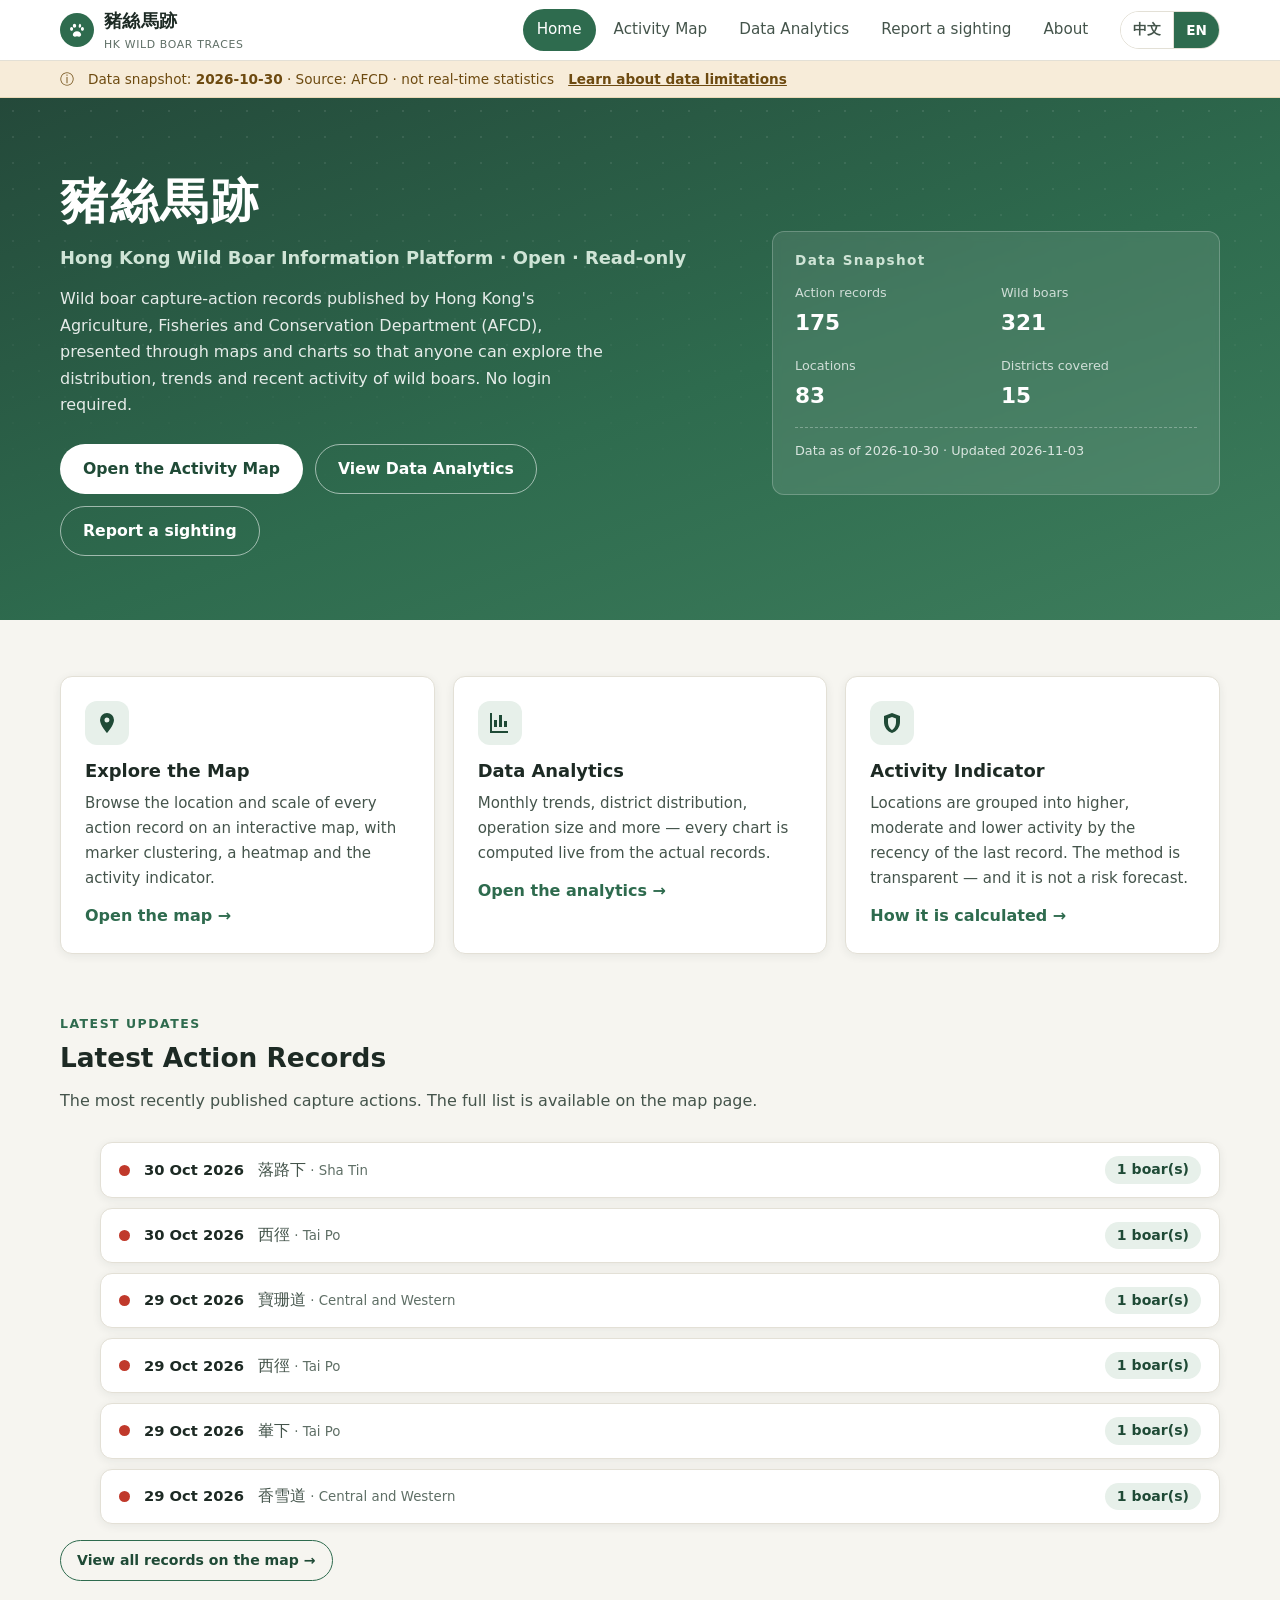
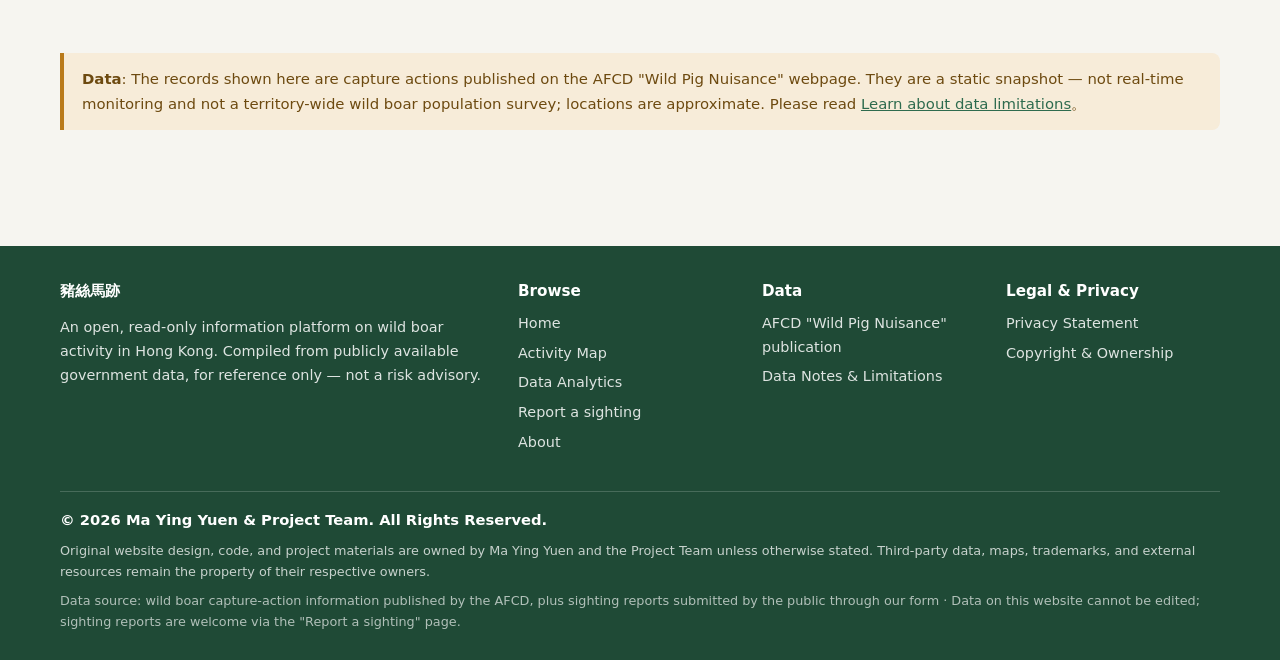
<file: index.html>
<!DOCTYPE html>
<html lang="zh-HK" data-title-i18n="doc.title.home">
<head>
  <meta charset="UTF-8">
  <meta name="viewport" content="width=device-width, initial-scale=1.0">
  <meta http-equiv="Content-Security-Policy" content="default-src 'self'; script-src 'self'; style-src 'self' 'unsafe-inline'; img-src 'self' data: https://tile.openstreetmap.org; connect-src 'self'; frame-src https://docs.google.com; font-src 'self'; object-src 'none'; base-uri 'none'; form-action 'none'">
  <title>豬絲馬跡 — 香港野豬活動資訊平台</title>
  <meta name="description" content="公開、唯讀的香港野豬活動資訊平台：在地圖上探索野豬捕捉行動紀錄，按日期、地區篩選，查看統計趨勢與活動指標。 Hong Kong wild boar activity records on an interactive, read-only GIS map.">
  <meta property="og:title" content="豬絲馬跡 HK Wild Boar Traces — 香港野豬活動資訊平台">
  <meta property="og:description" content="在地圖上探索香港野豬捕捉行動紀錄，查看統計趨勢與活動指標。資料整理自漁護署公開資料。">
  <meta property="og:type" content="website">
  <meta property="og:locale" content="zh_HK">
  <meta property="og:locale:alternate" content="en_GB">
  <meta name="twitter:card" content="summary">
  <link rel="icon" href="data:image/svg+xml,%3Csvg xmlns='http://www.w3.org/2000/svg' viewBox='0 0 64 64'%3E%3Crect width='64' height='64' rx='14' fill='%232e6b4e'/%3E%3Cg fill='%23fff'%3E%3Cellipse cx='22' cy='20' rx='6' ry='8'/%3E%3Cellipse cx='42' cy='20' rx='6' ry='8'/%3E%3Cellipse cx='12' cy='34' rx='5.5' ry='7'/%3E%3Cellipse cx='52' cy='34' rx='5.5' ry='7'/%3E%3Cpath d='M32 31c8 0 15 6.5 15 13.5 0 4.5-3.5 7.5-8 7.5-3 0-5-1.5-7-1.5s-4 1.5-7 1.5c-4.5 0-8-3-8-7.5C17 37.5 24 31 32 31z'/%3E%3C/g%3E%3C/svg%3E">
  <link rel="stylesheet" href="assets/css/style.css">
</head>
<body>
  <a class="skip-link" href="#main" data-i18n="a11y.skip"></a>

  <header class="site-header">
    <div class="inner">
      <a class="brand" href="index.html">
        <span class="logo" aria-hidden="true">
          <svg width="20" height="20" viewBox="0 0 24 24" fill="currentColor" aria-hidden="true"><path d="M12 13.5c2.6 0 5 2 5 4.3 0 1.4-1.1 2.2-2.5 2.2-1 0-1.7-.5-2.5-.5s-1.5.5-2.5.5c-1.4 0-2.5-.8-2.5-2.2 0-2.3 2.4-4.3 5-4.3zM5.5 8.5c1 0 1.8 1 1.8 2.2S6.5 13 5.5 13 3.7 12 3.7 10.7s.8-2.2 1.8-2.2zm13 0c1 0 1.8 1 1.8 2.2S19.5 13 18.5 13s-1.8-1-1.8-2.3.8-2.2 1.8-2.2zM9 4.5c1.1 0 2 1.1 2 2.4S10.1 9.3 9 9.3 7 8.2 7 6.9s.9-2.4 2-2.4zm6 0c1.1 0 2 1.1 2 2.4s-.9 2.4-2 2.4-.9-1.1-.9-2.4.9-2.4 2-2.4z"/></svg>
        </span>
        <span>豬絲馬跡<small>HK WILD BOAR TRACES</small></span>
      </a>
      <nav class="main-nav" aria-label="" data-i18n-aria="a11y.nav">
        <a href="index.html" aria-current="page" data-i18n="nav.home"></a>
        <a href="map.html" data-i18n="nav.map"></a>
        <a href="analytics.html" data-i18n="nav.analytics"></a>
        <a href="report.html" data-i18n="nav.report"></a>
        <a href="about.html" data-i18n="nav.about"></a>
      </nav>
      <div class="lang-switch" role="group" aria-label="" data-i18n-aria="a11y.lang.group">
        <button type="button" data-lang-btn="zh" aria-pressed="true" aria-label="" data-i18n-aria="a11y.lang.zh">中文</button>
        <button type="button" data-lang-btn="en" aria-pressed="false" aria-label="" data-i18n-aria="a11y.lang.en">EN</button>
      </div>
      <button class="nav-toggle" aria-expanded="false" aria-label="" data-i18n-aria="a11y.menu">
        <svg class="icon-open" viewBox="0 0 24 24" aria-hidden="true"><path d="M3 6h18v2H3zM3 11h18v2H3zM3 16h18v2H3z"/></svg>
        <svg class="icon-close" viewBox="0 0 24 24" aria-hidden="true"><path d="M6.4 5 5 6.4 10.6 12 5 17.6 6.4 19 12 13.4 17.6 19 19 17.6 13.4 12 19 6.4 17.6 5 12 10.6z"/></svg>
      </button>
    </div>
  </header>

  <div class="data-banner" data-banner hidden>
    <div class="inner">
      <span aria-hidden="true">ⓘ</span>
      <span><span data-i18n="banner.snapshot"></span>: <strong data-banner-date>—</strong> · <span data-i18n="banner.source"></span>: <span data-banner-source>—</span> · <span data-i18n="banner.nonrealtime"></span></span>
      <a href="about.html#limitations" data-i18n="banner.learn"></a>
    </div>
  </div>

  <main id="main">
    <section class="hero">
      <div class="inner">
        <div>
          <h1>豬絲馬跡</h1>
          <p class="tagline" data-i18n="home.hero.tagline"></p>
          <p class="lead" data-i18n="home.hero.lead"></p>
          <div class="actions">
            <a class="btn btn-light" href="map.html" data-i18n="home.cta.map"></a>
            <a class="btn btn-ghost" href="analytics.html" data-i18n="home.cta.analytics"></a>
            <a class="btn btn-ghost" href="report.html" data-i18n="home.cta.report"></a>
          </div>
        </div>
        <aside class="snapshot-card" aria-label="" data-i18n-aria="home.snap.title">
          <h2 data-i18n="home.snap.title"></h2>
          <dl>
            <div><dt data-i18n="home.snap.records"></dt><dd data-stat="records">—</dd></div>
            <div><dt data-i18n="home.snap.boars"></dt><dd data-stat="boars">—</dd></div>
            <div><dt data-i18n="home.snap.locations"></dt><dd data-stat="locations">—</dd></div>
            <div><dt data-i18n="home.snap.districts"></dt><dd data-stat="districts">—</dd></div>
          </dl>
          <p class="snapshot-foot" data-asof></p>
        </aside>
      </div>
    </section>

    <section class="section" aria-label="" data-i18n-aria="nav.home">
      <div class="container">
        <div class="card-grid">
          <article class="card feature-card">
            <span class="icon" aria-hidden="true">
              <svg viewBox="0 0 24 24"><path d="M12 2a7 7 0 0 0-7 7c0 5.2 7 13 7 13s7-7.8 7-13a7 7 0 0 0-7-7zm0 9.5A2.5 2.5 0 1 1 12 6.5a2.5 2.5 0 0 1 0 5z"/></svg>
            </span>
            <h3 data-i18n="home.f1.title"></h3>
            <p data-i18n="home.f1.body"></p>
            <a href="map.html" data-i18n="home.f1.link"></a>
          </article>
          <article class="card feature-card">
            <span class="icon" aria-hidden="true">
              <svg viewBox="0 0 24 24"><path d="M4 20h16v2H2V2h2zM6 16V9h3v7zm5 0V4h3v12zm5 0v-6h3v6z"/></svg>
            </span>
            <h3 data-i18n="home.f2.title"></h3>
            <p data-i18n="home.f2.body"></p>
            <a href="analytics.html" data-i18n="home.f2.link"></a>
          </article>
          <article class="card feature-card">
            <span class="icon" aria-hidden="true">
              <svg viewBox="0 0 24 24"><path d="M12 2 4 5v6c0 5 3.4 9.7 8 11 4.6-1.3 8-6 8-11V5zm0 4 4 1.6v3.6c0 3.4-1.9 6.7-4 7.7-2.1-1-4-4.3-4-7.7V7.6z"/></svg>
            </span>
            <h3 data-i18n="home.f3.title"></h3>
            <p data-i18n="home.f3.body"></p>
            <a href="about.html#indicator" data-i18n="home.f3.link"></a>
          </article>
        </div>
      </div>
    </section>

    <section class="section" style="padding-top: 0;" aria-labelledby="latest-title">
      <div class="container">
        <div class="section-head">
          <span class="eyebrow" data-i18n="home.latest.eyebrow"></span>
          <h2 id="latest-title" data-i18n="home.latest.title"></h2>
          <p data-i18n="home.latest.sub"></p>
        </div>
        <ol class="record-list" data-latest-records>
          <li class="card record-item" aria-live="polite"></li>
        </ol>
        <p style="margin-top: 16px;">
          <a class="btn btn-outline btn-sm" href="map.html" data-i18n="home.latest.all"></a>
        </p>
      </div>
    </section>

    <section class="section" style="padding-top: 0;" aria-label="" data-i18n-aria="foot.data">
      <div class="container">
        <div class="note warn">
          <strong data-i18n="foot.data"></strong>:
          <span data-i18n="home.data.note"></span>
          <a href="about.html#limitations" data-i18n="banner.learn"></a>。
        </div>
      </div>
    </section>
  </main>

  <footer class="site-footer">
    <div class="inner">
      <div class="foot-brand">
        <h3>豬絲馬跡</h3>
        <p data-i18n="foot.tagline"></p>
      </div>
      <nav class="foot-col" aria-label="" data-i18n-aria="foot.browse">
        <h3 data-i18n="foot.browse"></h3>
        <ul>
          <li><a href="index.html" data-i18n="nav.home"></a></li>
          <li><a href="map.html" data-i18n="nav.map"></a></li>
          <li><a href="analytics.html" data-i18n="nav.analytics"></a></li>
          <li><a href="report.html" data-i18n="nav.report"></a></li>
          <li><a href="about.html" data-i18n="nav.about"></a></li>
        </ul>
      </nav>
      <div class="foot-col">
        <h3 data-i18n="foot.data"></h3>
        <ul>
          <li><a href="https://www.afcd.gov.hk/tc_chi/conservation/con_fau/con_fau_nui/con_fau_nui_pig/con_fau_nui_pig.html" target="_blank" rel="noopener noreferrer" data-i18n="foot.afcd"></a></li>
          <li><a href="about.html#source" data-i18n="foot.data_notes"></a></li>
        </ul>
      </div>
      <div class="foot-col">
        <h3 data-i18n="foot.legal"></h3>
        <ul>
          <li><a href="about.html#privacy" data-i18n="foot.privacy"></a></li>
          <li><a href="about.html#copyright" data-i18n="foot.copyright"></a></li>
        </ul>
      </div>
      <div class="foot-legal">
        <p class="copyright" data-i18n="foot.copyright_line"></p>
        <p class="ownership" data-i18n="foot.ownership"></p>
        <p class="foot-note" data-i18n="foot.readonly"></p>
      </div>
    </div>
  </footer>

  <script type="module" src="assets/js/home.js"></script>
</body>
</html>
</file>
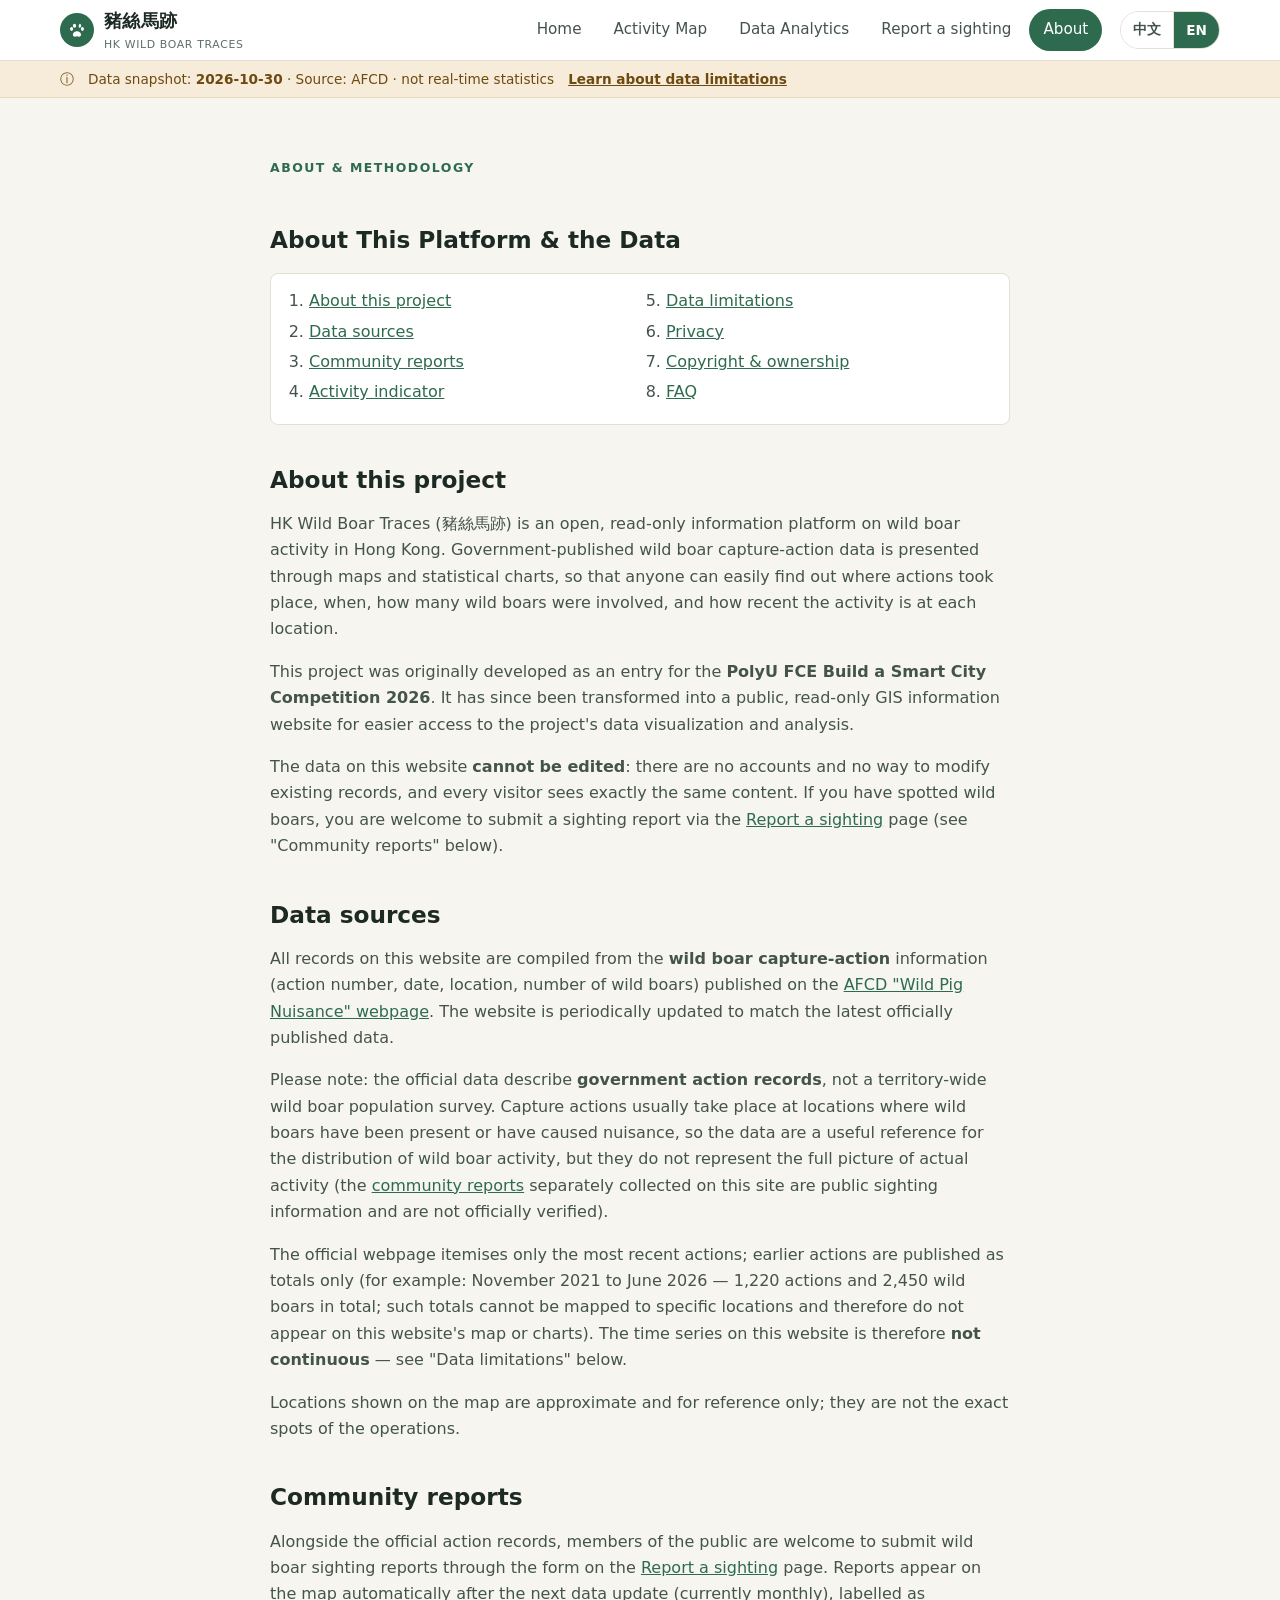
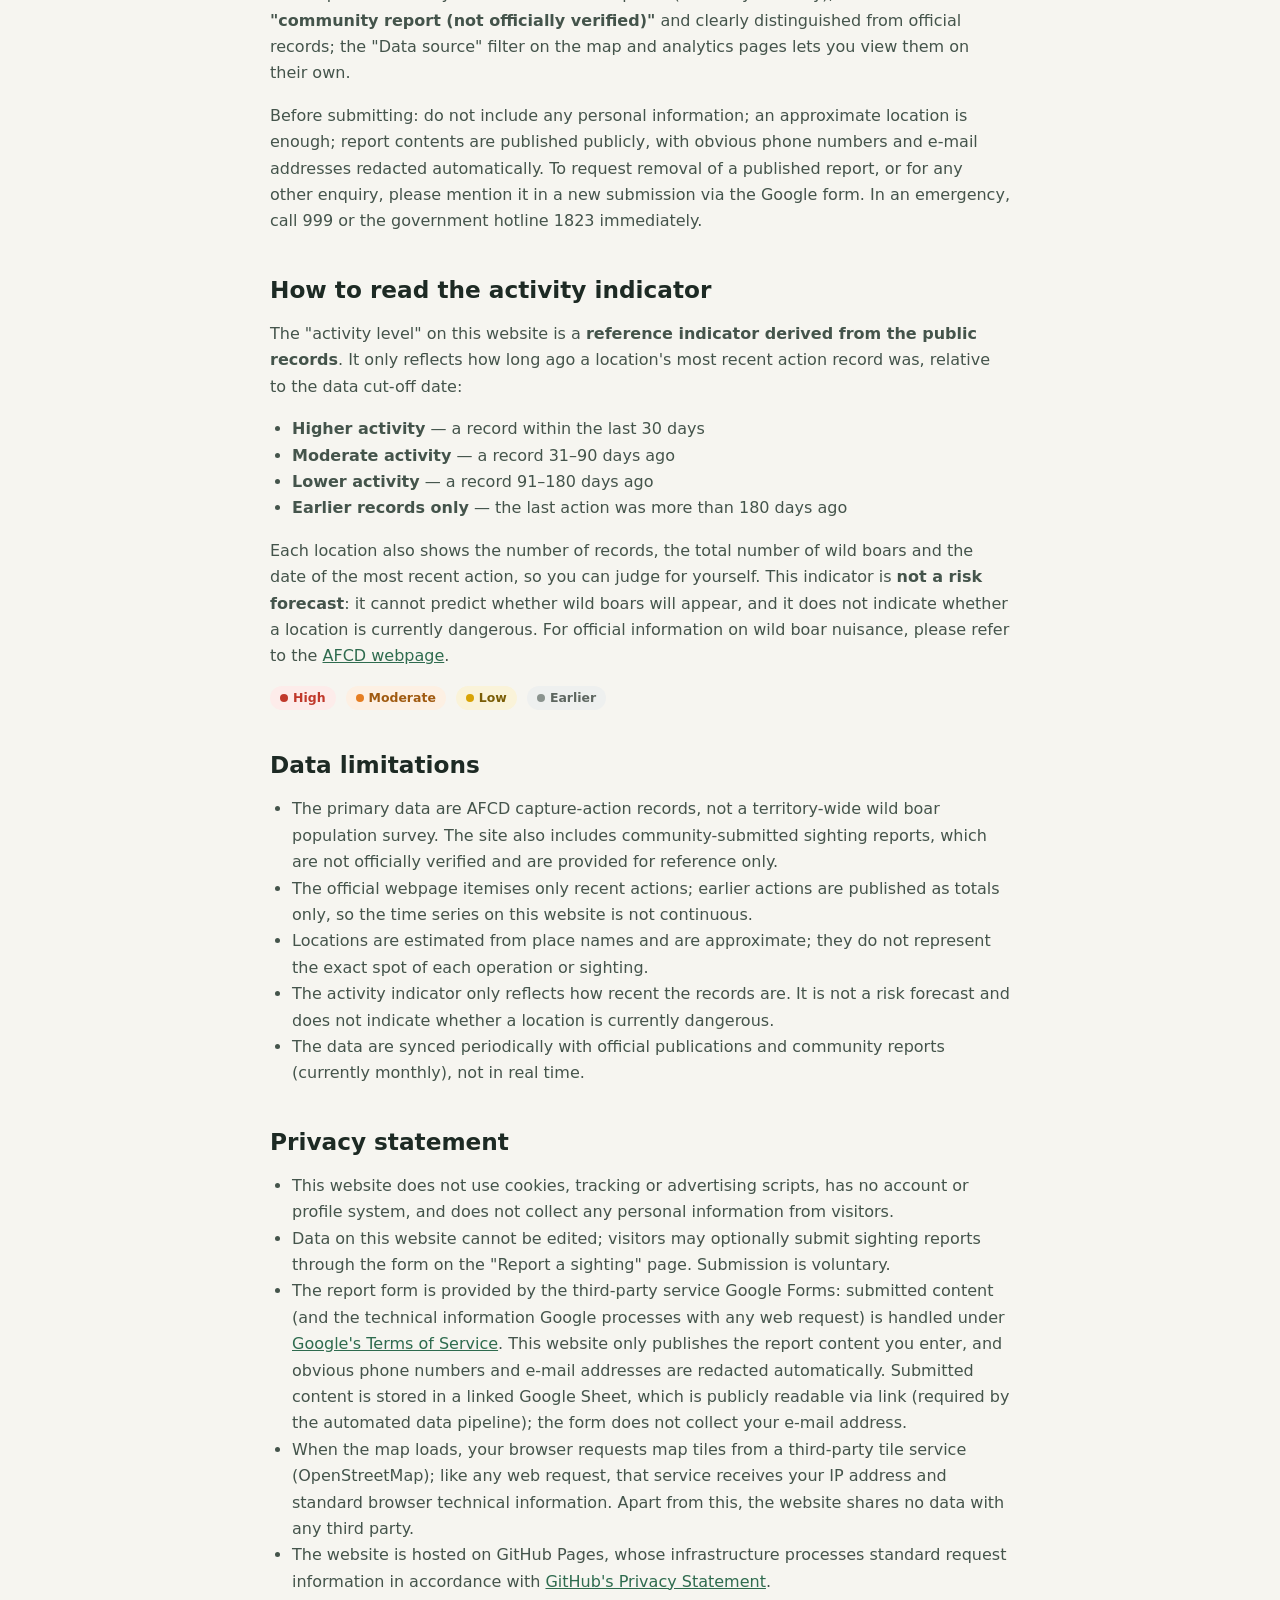
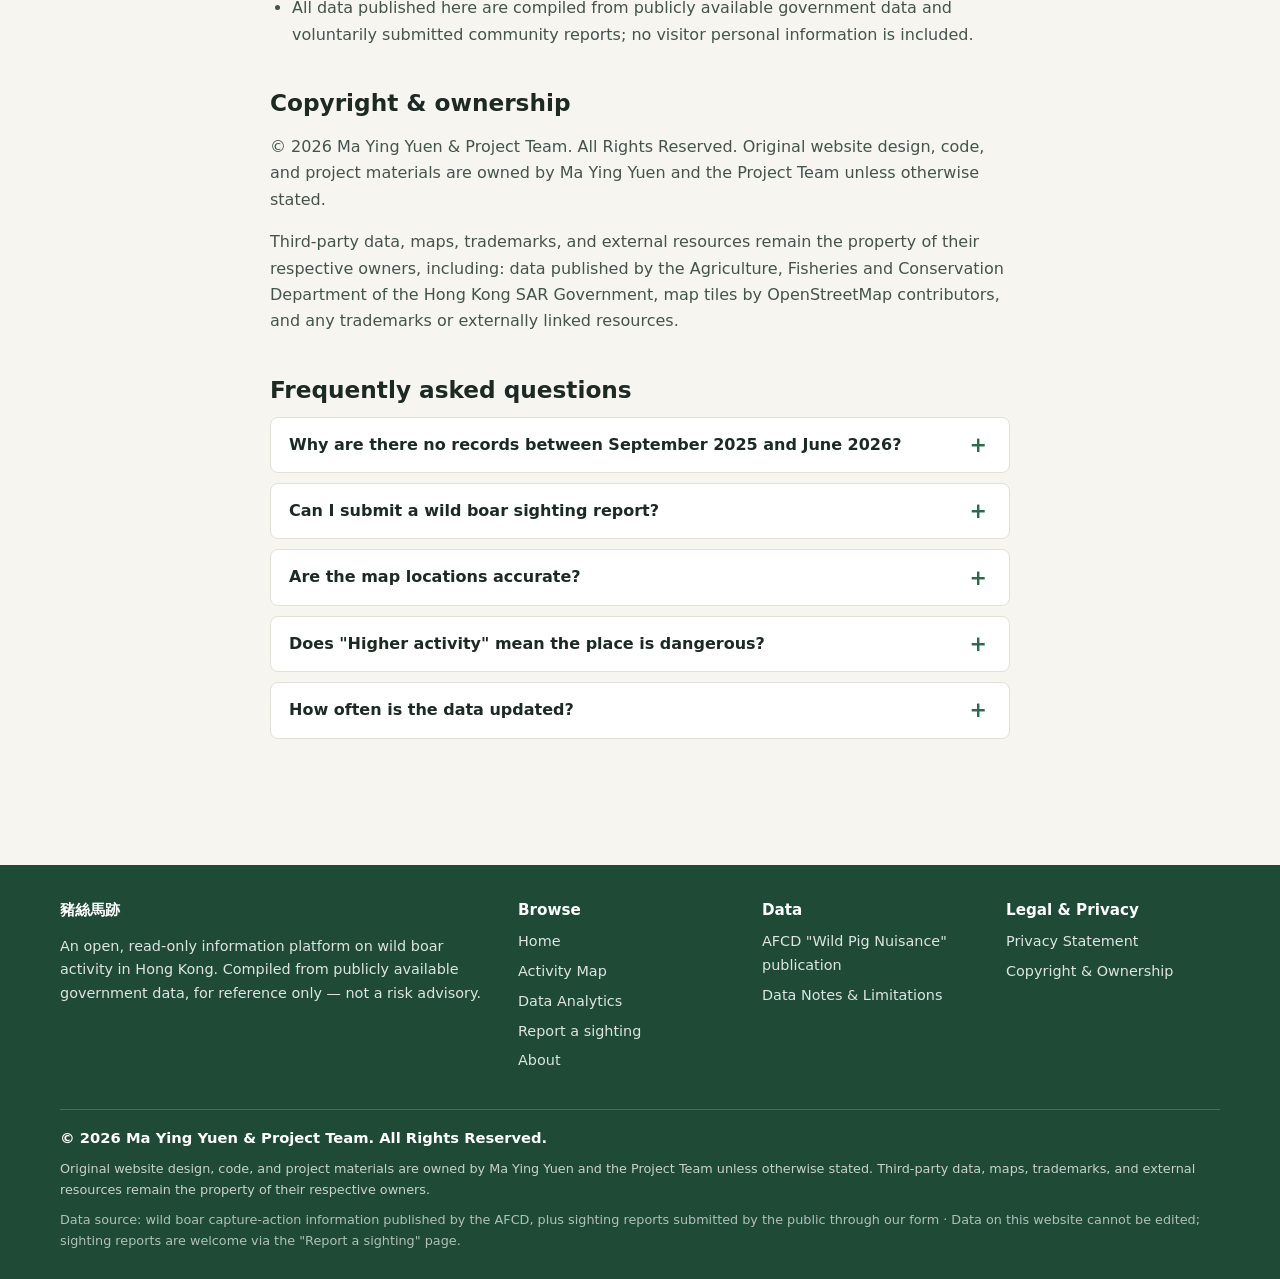
<file: about.html>
<!DOCTYPE html>
<html lang="zh-HK" data-title-i18n="doc.title.about">
<head>
  <meta charset="UTF-8">
  <meta name="viewport" content="width=device-width, initial-scale=1.0">
  <meta http-equiv="Content-Security-Policy" content="default-src 'self'; script-src 'self'; style-src 'self' 'unsafe-inline'; img-src 'self' data: https://tile.openstreetmap.org; connect-src 'self'; frame-src https://docs.google.com; font-src 'self'; object-src 'none'; base-uri 'none'; form-action 'none'">
  <title>關於計劃與資料說明 — 豬絲馬跡</title>
  <meta name="description" content="豬絲馬跡的資料來源、活動指標說明、資料限制、私隱聲明與版權資訊。 Data sources, the activity indicator, limitations, privacy statement and copyright of HK Wild Boar Traces.">
  <meta property="og:title" content="關於計劃 About — 豬絲馬跡 HK Wild Boar Traces">
  <meta property="og:description" content="資料來源、活動指標說明、資料限制、私隱聲明與版權資訊。">
  <meta property="og:type" content="website">
  <meta property="og:locale" content="zh_HK">
  <meta property="og:locale:alternate" content="en_GB">
  <link rel="icon" href="data:image/svg+xml,%3Csvg xmlns='http://www.w3.org/2000/svg' viewBox='0 0 64 64'%3E%3Crect width='64' height='64' rx='14' fill='%232e6b4e'/%3E%3Cg fill='%23fff'%3E%3Cellipse cx='22' cy='20' rx='6' ry='8'/%3E%3Cellipse cx='42' cy='20' rx='6' ry='8'/%3E%3Cellipse cx='12' cy='34' rx='5.5' ry='7'/%3E%3Cellipse cx='52' cy='34' rx='5.5' ry='7'/%3E%3Cpath d='M32 31c8 0 15 6.5 15 13.5 0 4.5-3.5 7.5-8 7.5-3 0-5-1.5-7-1.5s-4 1.5-7 1.5c-4.5 0-8-3-8-7.5C17 37.5 24 31 32 31z'/%3E%3C/g%3E%3C/svg%3E">
  <link rel="stylesheet" href="assets/css/style.css">
</head>
<body>
  <a class="skip-link" href="#main" data-i18n="a11y.skip"></a>

  <header class="site-header">
    <div class="inner">
      <a class="brand" href="index.html">
        <span class="logo" aria-hidden="true">
          <svg width="20" height="20" viewBox="0 0 24 24" fill="currentColor" aria-hidden="true"><path d="M12 13.5c2.6 0 5 2 5 4.3 0 1.4-1.1 2.2-2.5 2.2-1 0-1.7-.5-2.5-.5s-1.5.5-2.5.5c-1.4 0-2.5-.8-2.5-2.2 0-2.3 2.4-4.3 5-4.3zM5.5 8.5c1 0 1.8 1 1.8 2.2S6.5 13 5.5 13 3.7 12 3.7 10.7s.8-2.2 1.8-2.2zm13 0c1 0 1.8 1 1.8 2.2S19.5 13 18.5 13s-1.8-1-1.8-2.3.8-2.2 1.8-2.2zM9 4.5c1.1 0 2 1.1 2 2.4S10.1 9.3 9 9.3 7 8.2 7 6.9s.9-2.4 2-2.4zm6 0c1.1 0 2 1.1 2 2.4s-.9 2.4-2 2.4-.9-1.1-.9-2.4.9-2.4 2-2.4z"/></svg>
        </span>
        <span>豬絲馬跡<small>HK WILD BOAR TRACES</small></span>
      </a>
      <nav class="main-nav" aria-label="" data-i18n-aria="a11y.nav">
        <a href="index.html" data-i18n="nav.home"></a>
        <a href="map.html" data-i18n="nav.map"></a>
        <a href="analytics.html" data-i18n="nav.analytics"></a>
        <a href="report.html" data-i18n="nav.report"></a>
        <a href="about.html" aria-current="page" data-i18n="nav.about"></a>
      </nav>
      <div class="lang-switch" role="group" aria-label="" data-i18n-aria="a11y.lang.group">
        <button type="button" data-lang-btn="zh" aria-pressed="true" aria-label="" data-i18n-aria="a11y.lang.zh">中文</button>
        <button type="button" data-lang-btn="en" aria-pressed="false" aria-label="" data-i18n-aria="a11y.lang.en">EN</button>
      </div>
      <button class="nav-toggle" aria-expanded="false" aria-label="" data-i18n-aria="a11y.menu">
        <svg class="icon-open" viewBox="0 0 24 24" aria-hidden="true"><path d="M3 6h18v2H3zM3 11h18v2H3zM3 16h18v2H3z"/></svg>
        <svg class="icon-close" viewBox="0 0 24 24" aria-hidden="true"><path d="M6.4 5 5 6.4 10.6 12 5 17.6 6.4 19 12 13.4 17.6 19 19 17.6 13.4 12 19 6.4 17.6 5 12 10.6z"/></svg>
      </button>
    </div>
  </header>

  <div class="data-banner" data-banner hidden>
    <div class="inner">
      <span aria-hidden="true">ⓘ</span>
      <span><span data-i18n="banner.snapshot"></span>: <strong data-banner-date>—</strong> · <span data-i18n="banner.source"></span>: <span data-banner-source>—</span> · <span data-i18n="banner.nonrealtime"></span></span>
      <a href="#limitations" data-i18n="banner.learn"></a>
    </div>
  </div>

  <main id="main" class="section">
    <div class="container prose">
      <div class="section-head" style="margin-bottom: 10px;">
        <span class="eyebrow" data-i18n="about.subtitle"></span>
        <h2><span class="lang-zh">關於本平台與資料說明</span><span class="lang-en">About This Platform &amp; the Data</span></h2>
      </div>

      <nav class="toc" aria-label="Page sections">
        <ol>
          <li><a href="#about"><span class="lang-zh">關於此計劃</span><span class="lang-en">About this project</span></a></li>
          <li><a href="#source"><span class="lang-zh">資料來源</span><span class="lang-en">Data sources</span></a></li>
          <li><a href="#community"><span class="lang-zh">公眾報告</span><span class="lang-en">Community reports</span></a></li>
          <li><a href="#indicator"><span class="lang-zh">活動指標</span><span class="lang-en">Activity indicator</span></a></li>
          <li><a href="#limitations"><span class="lang-zh">資料限制</span><span class="lang-en">Data limitations</span></a></li>
          <li><a href="#privacy"><span class="lang-zh">私隱聲明</span><span class="lang-en">Privacy</span></a></li>
          <li><a href="#copyright"><span class="lang-zh">版權及所有權</span><span class="lang-en">Copyright &amp; ownership</span></a></li>
          <li><a href="#faq"><span class="lang-zh">常見問題</span><span class="lang-en">FAQ</span></a></li>
        </ol>
      </nav>

      <h2 id="about"><span class="lang-zh">關於此計劃</span><span class="lang-en">About this project</span></h2>
      <div class="lang-zh">
        <p>
          「豬絲馬跡」是一個公開、唯讀的香港野豬活動資訊平台。我們把政府公開發佈的野豬捕捉行動資料，
          以地圖與統計圖表呈現，讓任何人都可以方便地查閱：哪裡曾經有行動、甚麼時候、涉及多少野豬，
          以及各地點的近期活動程度。
        </p>
        <p>
          本計劃最初為參加 <strong>PolyU FCE Build a Smart City Competition 2026</strong> 而開發，
          現已進一步整理為一個公開、唯讀的 GIS 資訊網站，讓公眾更容易查看相關資料及分析結果。
        </p>
        <p>
          本網站的資料<strong>不可編輯</strong>：不設帳戶，亦不提供修改已有資料的功能，
          所有訪客看到的內容完全相同。如果你留意到野豬出沒，歡迎透過
          <a href="report.html">報告出沒</a>頁提交目擊報告（詳見下文「公眾報告」）。
        </p>
      </div>
      <div class="lang-en">
        <p>
          HK Wild Boar Traces (豬絲馬跡) is an open, read-only information platform on wild boar
          activity in Hong Kong. Government-published wild boar capture-action data is presented
          through maps and statistical charts, so that anyone can easily find out where actions
          took place, when, how many wild boars were involved, and how recent the activity is at
          each location.
        </p>
        <p>
          This project was originally developed as an entry for the
          <strong>PolyU FCE Build a Smart City Competition 2026</strong>. It has since been
          transformed into a public, read-only GIS information website for easier access to the
          project's data visualization and analysis.
        </p>
        <p>
          The data on this website <strong>cannot be edited</strong>: there are no accounts and
          no way to modify existing records, and every visitor sees exactly the same content.
          If you have spotted wild boars, you are welcome to submit a sighting report via the
          <a href="report.html">Report a sighting</a> page (see "Community reports" below).
        </p>
      </div>

      <h2 id="source"><span class="lang-zh">資料來源</span><span class="lang-en">Data sources</span></h2>
      <div class="lang-zh">
        <p>
          本站所有紀錄均整理自
          <a href="https://www.afcd.gov.hk/tc_chi/conservation/con_fau/con_fau_nui/con_fau_nui_pig/con_fau_nui_pig.html" target="_blank" rel="noopener noreferrer">漁農自然護理署「野豬滋擾」網頁</a>
          公佈的<strong>野豬捕捉行動</strong>資料（行動編號、日期、地點、野豬數目）。
          網站資料會定期與官方公佈的最新資料同步更新。
        </p>
        <p>
          需要特別說明：官方資料描述的是<strong>政府行動紀錄</strong>，並非全港野豬數量普查。
          捕捉行動通常在野豬出沒或曾構成滋擾的地點進行，
          因此可以作為野豬活動分佈的參考，但不等同於實際野豬活動的全貌
          （本站另外收錄的<a href="#community">公眾報告</a>則屬市民目擊情報，未經官方核實）。
        </p>
        <p>
          官方網頁僅逐項列出最近期的行動紀錄；更早的行動只有匯總數字
          （例如：2021 年 11 月至 2026 年 6 月，共 1,220 次行動、2,450 頭野豬——
          此匯總資料無法對應到具體地點，故不會出現在本站的地圖或圖表中）。
          因此本站的時間序列<strong>不連續</strong>，詳見下文「資料限制」。
        </p>
        <p>
          地圖上顯示的位置為地點的近似位置，僅供參考，並非行動的精確地點。
        </p>
      </div>
      <div class="lang-en">
        <p>
          All records on this website are compiled from the <strong>wild boar capture-action</strong>
          information (action number, date, location, number of wild boars) published on the
          <a href="https://www.afcd.gov.hk/tc_chi/conservation/con_fau/con_fau_nui/con_fau_nui_pig/con_fau_nui_pig.html" target="_blank" rel="noopener noreferrer">AFCD "Wild Pig Nuisance" webpage</a>.
          The website is periodically updated to match the latest officially published data.
        </p>
        <p>
          Please note: the official data describe <strong>government action records</strong>, not a
          territory-wide wild boar population survey. Capture actions usually take place at
          locations where wild boars have been present or have caused nuisance, so the data are a
          useful reference for the distribution of wild boar activity, but they do not represent
          the full picture of actual activity (the <a href="#community">community reports</a>
          separately collected on this site are public sighting information and are not
          officially verified).
        </p>
        <p>
          The official webpage itemises only the most recent actions; earlier actions are published
          as totals only (for example: November 2021 to June 2026 — 1,220 actions and 2,450 wild
          boars in total; such totals cannot be mapped to specific locations and therefore do not
          appear on this website's map or charts). The time series on this website is therefore
          <strong>not continuous</strong> — see "Data limitations" below.
        </p>
        <p>
          Locations shown on the map are approximate and for reference only; they are not the
          exact spots of the operations.
        </p>
      </div>

      <h2 id="community"><span class="lang-zh">公眾報告</span><span class="lang-en">Community reports</span></h2>
      <div class="lang-zh">
        <p>
          除了官方行動紀錄，本站亦歡迎市民透過
          <a href="report.html">報告出沒</a>頁的表單提交野豬目擊報告。報告會在下一次資料更新
          （現時每月一次）自動顯示於地圖，並以<strong>「公眾報告（未經官方核實）」</strong>標示，
          與官方紀錄清楚區分；你也可以在地圖及數據分析頁以「資料來源」篩選單獨查看。
        </p>
        <p>
          提交前請注意：請勿填寫任何個人資料；位置寫大約即可；報告內容將公開顯示，
          明顯的電話號碼及電郵地址會被自動遮蔽。如需刪除已公開的報告，或有其他查詢，
          請透過 Google 表單再次提交說明。緊急情況請立即報警（999）或致電 1823。
        </p>
      </div>
      <div class="lang-en">
        <p>
          Alongside the official action records, members of the public are welcome to submit wild
          boar sighting reports through the form on the
          <a href="report.html">Report a sighting</a> page. Reports appear on the map
          automatically after the next data update (currently monthly), labelled as
          <strong>"community report (not officially verified)"</strong> and clearly distinguished
          from official records; the "Data source" filter on the map and analytics pages lets you
          view them on their own.
        </p>
        <p>
          Before submitting: do not include any personal information; an approximate location is
          enough; report contents are published publicly, with obvious phone numbers and e-mail
          addresses redacted automatically. To request removal of a published report, or for any
          other enquiry, please mention it in a new submission via the Google form. In an
          emergency, call 999 or the government hotline 1823 immediately.
        </p>
      </div>

      <h2 id="indicator"><span class="lang-zh">活動指標是怎樣理解的？</span><span class="lang-en">How to read the activity indicator</span></h2>
      <div class="lang-zh">
        <p>
          本站的「活動程度」是一個<strong>由公開紀錄推算的活動參考指標</strong>，
          只反映某地點「最近一次有行動紀錄」距離資料截止日多久：
        </p>
        <ul>
          <li><strong>高活動</strong> — 最近 30 天內曾有行動紀錄</li>
          <li><strong>中度活動</strong> — 最近 31–90 天內曾有行動紀錄</li>
          <li><strong>低度活動</strong> — 最近 91–180 天內曾有行動紀錄</li>
          <li><strong>較早紀錄</strong> — 最近一次行動已超過 180 天</li>
        </ul>
        <p>
          每個地點同時顯示紀錄次數、野豬合計數目與最近行動日期，方便自行判斷。
          這個指標<strong>不是風險預測</strong>：它不能預測野豬會否出現，亦不代表某地點
          現時是否危險。如需關於野豬滋擾的官方資訊，請參考
          <a href="https://www.afcd.gov.hk/tc_chi/conservation/con_fau/con_fau_nui/con_fau_nui_pig/con_fau_nui_pig.html" target="_blank" rel="noopener noreferrer">漁護署網頁</a>。
        </p>
      </div>
      <div class="lang-en">
        <p>
          The "activity level" on this website is a <strong>reference indicator derived from the
          public records</strong>. It only reflects how long ago a location's most recent action
          record was, relative to the data cut-off date:
        </p>
        <ul>
          <li><strong>Higher activity</strong> — a record within the last 30 days</li>
          <li><strong>Moderate activity</strong> — a record 31–90 days ago</li>
          <li><strong>Lower activity</strong> — a record 91–180 days ago</li>
          <li><strong>Earlier records only</strong> — the last action was more than 180 days ago</li>
        </ul>
        <p>
          Each location also shows the number of records, the total number of wild boars and the
          date of the most recent action, so you can judge for yourself. This indicator is
          <strong>not a risk forecast</strong>: it cannot predict whether wild boars will appear,
          and it does not indicate whether a location is currently dangerous. For official
          information on wild boar nuisance, please refer to the
          <a href="https://www.afcd.gov.hk/tc_chi/conservation/con_fau/con_fau_nui/con_fau_nui_pig/con_fau_nui_pig.html" target="_blank" rel="noopener noreferrer">AFCD webpage</a>.
        </p>
      </div>
      <div class="level-demo" aria-hidden="true">
        <span class="badge badge-high"><span class="dot" style="background:var(--c-high)"></span><span class="lang-zh">高活動</span><span class="lang-en">High</span></span>
        <span class="badge badge-medium"><span class="dot" style="background:var(--c-medium)"></span><span class="lang-zh">中度活動</span><span class="lang-en">Moderate</span></span>
        <span class="badge badge-low"><span class="dot" style="background:var(--c-low)"></span><span class="lang-zh">低度活動</span><span class="lang-en">Low</span></span>
        <span class="badge badge-past"><span class="dot" style="background:var(--c-past)"></span><span class="lang-zh">較早紀錄</span><span class="lang-en">Earlier</span></span>
      </div>

      <h2 id="limitations"><span class="lang-zh">資料限制</span><span class="lang-en">Data limitations</span></h2>
      <ul class="lang-zh" data-limitations>
        <li>資料為靜態快照，更新頻率視乎資料整理進度，並非即時資料。</li>
      </ul>
      <ul class="lang-en" data-limitations-en>
        <li>The data are a static snapshot, refreshed periodically rather than in real time.</li>
      </ul>

      <h2 id="privacy"><span class="lang-zh">私隱聲明</span><span class="lang-en">Privacy statement</span></h2>
      <div class="lang-zh">
        <ul>
          <li>本網站不使用 Cookies、不設追蹤或廣告腳本、不設帳戶或個人檔案系統，也不會收集任何訪客個人資料。</li>
          <li>本網站的資料不可編輯；公眾可選擇性地透過「報告出沒」頁的表單提交目擊報告，提交屬自願性質。</li>
          <li>報告表單由第三方服務 Google Forms 提供：提交的內容（以及 Google 按一般網絡請求處理的技術資訊）會按 <a href="https://policies.google.com/terms" target="_blank" rel="noopener noreferrer">Google 的服務條款</a> 處理；本站只會發佈你填寫的報告內容，並自動遮蔽明顯的電話號碼及電郵地址。提交的內容會儲存於連結的 Google 試算表；該試算表以「知道連結的任何人」可檢視（自動更新管線所需），表單不會收集你的電郵地址。</li>
          <li>載入地圖時，瀏覽器需向第三方地圖圖塊服務（OpenStreetMap）請求地圖圖片；這些服務會如一般網絡請求一樣收到你的 IP 地址及瀏覽器技術資訊。除此之外，本站不與任何第三方共享資料。</li>
          <li>網站由 GitHub Pages 託管，其基礎設施會按 <a href="https://docs.github.com/en/site-policy/privacy-policies/github-general-privacy-statement" target="_blank" rel="noopener noreferrer">GitHub 的私隱聲明</a> 處理標準的請求資訊。</li>
          <li>本站發佈的資料均為政府公開資料及公眾自願提交報告之整理，不含訪客的個人資料。</li>
        </ul>
      </div>
      <div class="lang-en">
        <ul>
          <li>This website does not use cookies, tracking or advertising scripts, has no account or profile system, and does not collect any personal information from visitors.</li>
          <li>Data on this website cannot be edited; visitors may optionally submit sighting reports through the form on the "Report a sighting" page. Submission is voluntary.</li>
          <li>The report form is provided by the third-party service Google Forms: submitted content (and the technical information Google processes with any web request) is handled under <a href="https://policies.google.com/terms" target="_blank" rel="noopener noreferrer">Google's Terms of Service</a>. This website only publishes the report content you enter, and obvious phone numbers and e-mail addresses are redacted automatically. Submitted content is stored in a linked Google Sheet, which is publicly readable via link (required by the automated data pipeline); the form does not collect your e-mail address.</li>
          <li>When the map loads, your browser requests map tiles from a third-party tile service (OpenStreetMap); like any web request, that service receives your IP address and standard browser technical information. Apart from this, the website shares no data with any third party.</li>
          <li>The website is hosted on GitHub Pages, whose infrastructure processes standard request information in accordance with <a href="https://docs.github.com/en/site-policy/privacy-policies/github-general-privacy-statement" target="_blank" rel="noopener noreferrer">GitHub's Privacy Statement</a>.</li>
          <li>All data published here are compiled from publicly available government data and voluntarily submitted community reports; no visitor personal information is included.</li>
        </ul>
      </div>

      <h2 id="copyright"><span class="lang-zh">版權及所有權</span><span class="lang-en">Copyright &amp; ownership</span></h2>
      <div class="lang-zh">
        <p>
          © 2026 馬英源及項目團隊。保留所有權利。本網站之原創設計、程式碼及項目內容，
          除另有標明外，均由馬英源及項目團隊擁有。
        </p>
        <p>
          第三方資料、地圖、商標及外部資源之權利歸其各自權利人所有，包括：香港特區政府漁農自然護理署
          公佈之資料、OpenStreetMap 貢獻者提供之地圖圖塊，以及個別商標與外部連結資源。
        </p>
      </div>
      <div class="lang-en">
        <p>
          © 2026 Ma Ying Yuen &amp; Project Team. All Rights Reserved. Original website design,
          code, and project materials are owned by Ma Ying Yuen and the Project Team unless
          otherwise stated.
        </p>
        <p>
          Third-party data, maps, trademarks, and external resources remain the property of their
          respective owners, including: data published by the Agriculture, Fisheries and
          Conservation Department of the Hong Kong SAR Government, map tiles by OpenStreetMap
          contributors, and any trademarks or externally linked resources.
        </p>
      </div>

      <h2 id="faq"><span class="lang-zh">常見問題</span><span class="lang-en">Frequently asked questions</span></h2>
      <details class="faq">
        <summary><span class="lang-zh">為什麼 2025 年 9 月至 2026 年 6 月之間沒有紀錄？</span><span class="lang-en">Why are there no records between September 2025 and June 2026?</span></summary>
        <div class="faq-body">
          <span class="lang-zh">官方網頁只逐項公佈最近期的行動（現為 2026 年 7 月起的紀錄），更早的行動只有匯總數字，本站無法取得該時段的逐項地點資料。本站收錄的 2025 年 7–8 月紀錄，是官方網頁當時逐項公佈、由本計劃較早版本保存的資料。不同時段之間因此存在空檔。</span>
          <span class="lang-en">The official webpage itemises only the most recent actions (currently from July 2026 onwards); earlier actions are published as totals only, and itemised location data for the period in between is not available. The July–August 2025 records on this website were itemised on the official webpage at the time and saved by an earlier version of this project. Gaps between periods are therefore unavoidable.</span>
        </div>
      </details>
      <details class="faq">
        <summary><span class="lang-zh">我可以提交野豬目擊報告嗎？</span><span class="lang-en">Can I submit a wild boar sighting report?</span></summary>
        <div class="faq-body">
          <span class="lang-zh">可以。請使用<a href="report.html">報告出沒</a>頁的表單提交目擊報告；報告會在下一次資料更新（現時每月一次）自動顯示於地圖，標示為「公眾報告（未經官方核實）」。但本站不接受修改或刪除已有官方資料；如需報告野豬滋擾求助，請聯絡漁護署或經政府熱線 1823 反映。</span>
          <span class="lang-en">Yes. Use the form on the <a href="report.html">Report a sighting</a> page; reports appear on the map automatically after the next data update (currently monthly), labelled as "community report (not officially verified)". Existing official records cannot be edited or removed through the website. To seek help with wild boar nuisance, please contact the AFCD or call the government hotline 1823.</span>
        </div>
      </details>
      <details class="faq">
        <summary><span class="lang-zh">地圖上的位置準確嗎？</span><span class="lang-en">Are the map locations accurate?</span></summary>
        <div class="faq-body">
          <span class="lang-zh">地圖上的位置為地點的近似位置，僅供參考。官方資料本身不含精確座標，因此標記位置並非實際行動的精確地點。</span>
          <span class="lang-en">Map locations are approximate and for reference only. The official data contain no precise coordinates, so markers do not represent the exact spots of the operations.</span>
        </div>
      </details>
      <details class="faq">
        <summary><span class="lang-zh">「高活動」是否代表該處很危險？</span><span class="lang-en">Does "Higher activity" mean the place is dangerous?</span></summary>
        <div class="faq-body">
          <span class="lang-zh">不是。活動程度只描述「最近一次有政府行動紀錄」距今多久，並非風險評估或預測。有關野豬安全資訊，請參考漁護署官方指引。</span>
          <span class="lang-en">No. The activity level only describes how recently a government action was recorded there — it is not a risk assessment or forecast. For wild boar safety information, please refer to the official AFCD guidance.</span>
        </div>
      </details>
      <details class="faq">
        <summary><span class="lang-zh">資料多久更新一次？</span><span class="lang-en">How often is the data updated?</span></summary>
        <div class="faq-body">
          <span class="lang-zh">資料會定期與官方公佈及公眾報告同步（現時每月月初一次）；每頁頂部的「資料快照」日期即為當前資料的截止日。</span>
          <span class="lang-en">The data are synced periodically with official publications and community reports (currently at the start of each month). The "Data snapshot" date at the top of every page is the current data cut-off date.</span>
        </div>
      </details>
    </div>
  </main>

  <footer class="site-footer">
    <div class="inner">
      <div class="foot-brand">
        <h3>豬絲馬跡</h3>
        <p data-i18n="foot.tagline"></p>
      </div>
      <nav class="foot-col" aria-label="" data-i18n-aria="foot.browse">
        <h3 data-i18n="foot.browse"></h3>
        <ul>
          <li><a href="index.html" data-i18n="nav.home"></a></li>
          <li><a href="map.html" data-i18n="nav.map"></a></li>
          <li><a href="analytics.html" data-i18n="nav.analytics"></a></li>
          <li><a href="report.html" data-i18n="nav.report"></a></li>
          <li><a href="about.html" data-i18n="nav.about"></a></li>
        </ul>
      </nav>
      <div class="foot-col">
        <h3 data-i18n="foot.data"></h3>
        <ul>
          <li><a href="https://www.afcd.gov.hk/tc_chi/conservation/con_fau/con_fau_nui/con_fau_nui_pig/con_fau_nui_pig.html" target="_blank" rel="noopener noreferrer" data-i18n="foot.afcd"></a></li>
          <li><a href="about.html#source" data-i18n="foot.data_notes"></a></li>
        </ul>
      </div>
      <div class="foot-col">
        <h3 data-i18n="foot.legal"></h3>
        <ul>
          <li><a href="about.html#privacy" data-i18n="foot.privacy"></a></li>
          <li><a href="about.html#copyright" data-i18n="foot.copyright"></a></li>
        </ul>
      </div>
      <div class="foot-legal">
        <p class="copyright" data-i18n="foot.copyright_line"></p>
        <p class="ownership" data-i18n="foot.ownership"></p>
        <p class="foot-note" data-i18n="foot.readonly"></p>
      </div>
    </div>
  </footer>

  <script type="module" src="assets/js/about.js"></script>
</body>
</html>
</file>
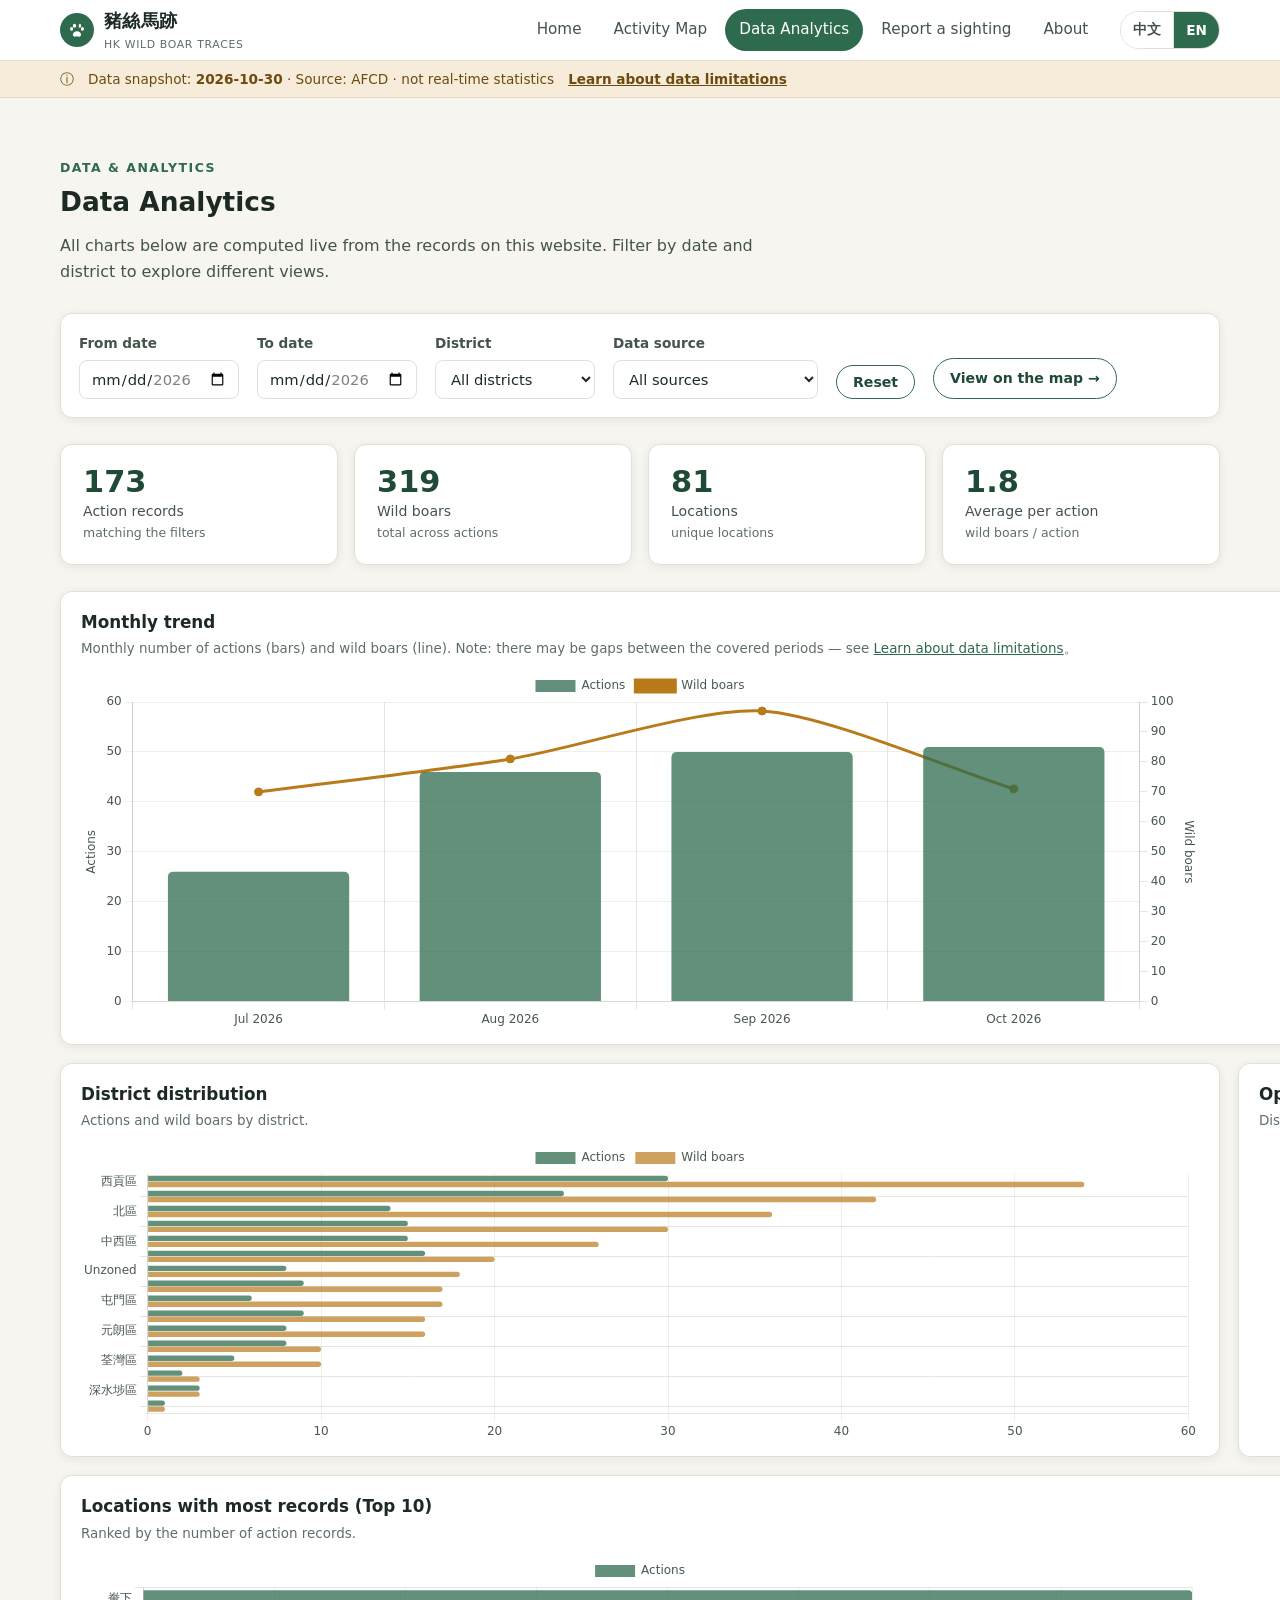
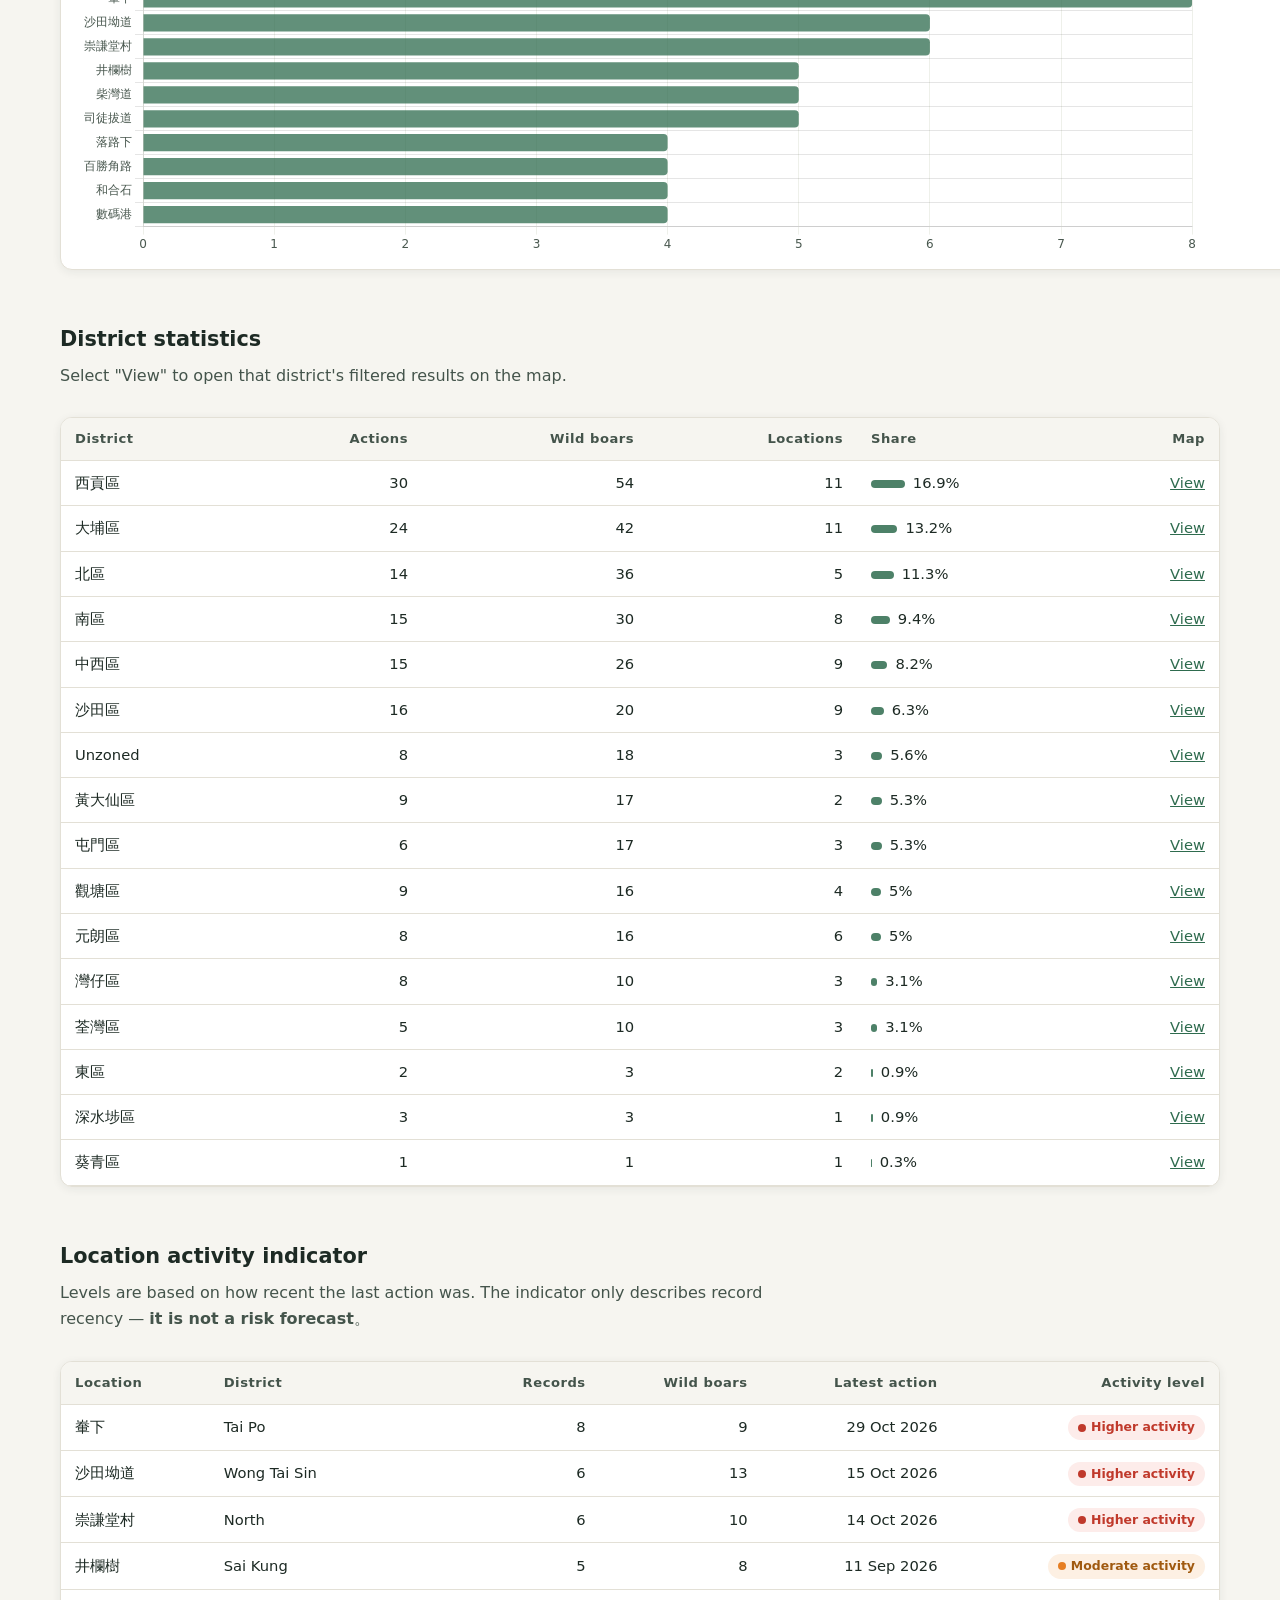
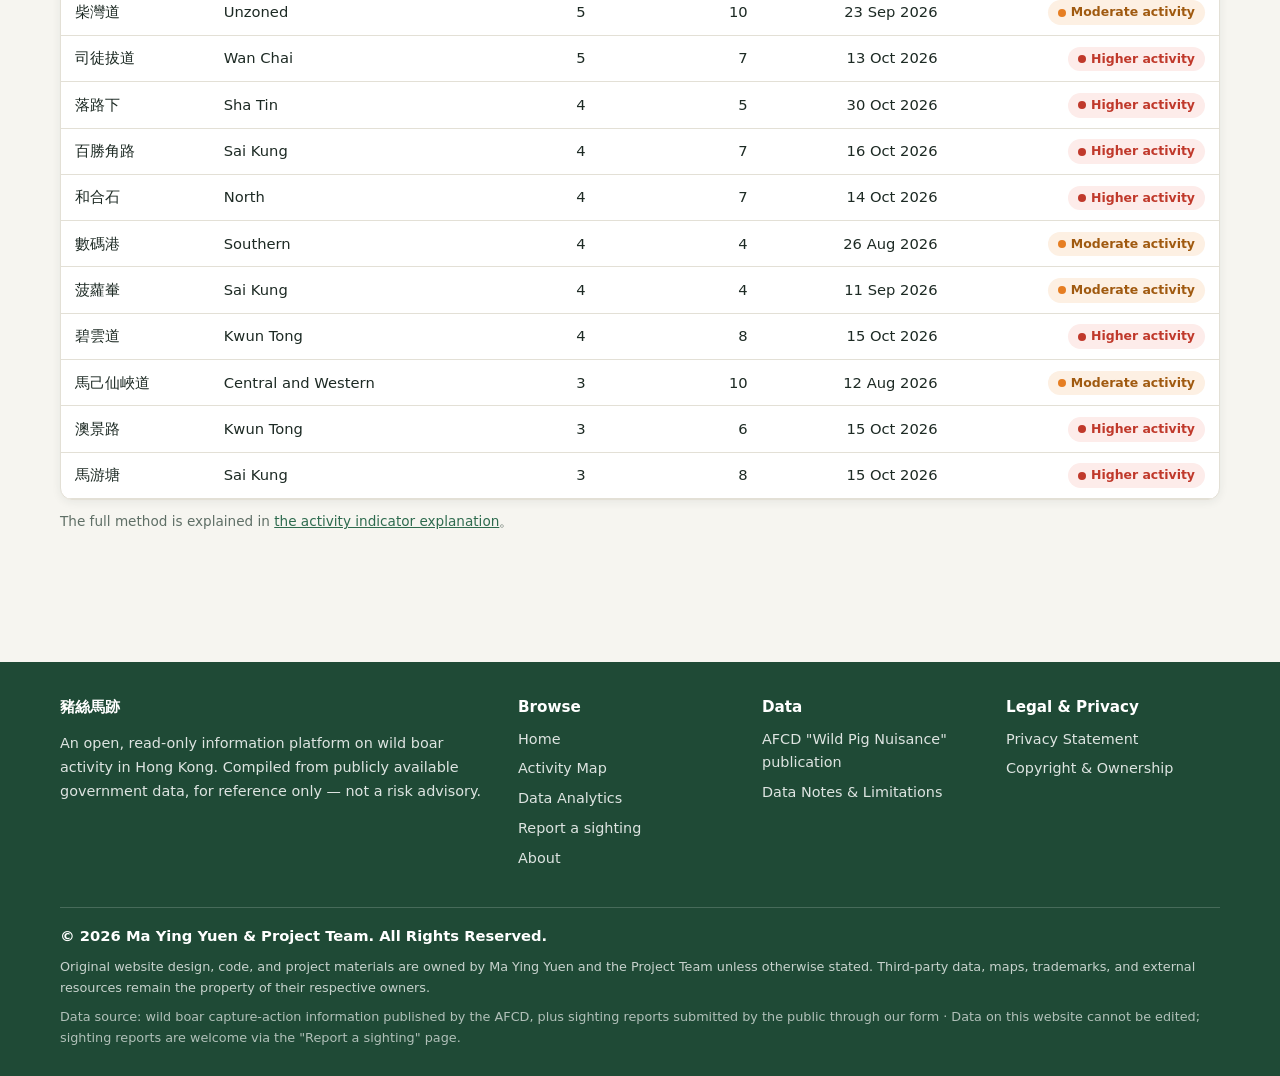
<file: analytics.html>
<!DOCTYPE html>
<html lang="zh-HK" data-title-i18n="doc.title.analytics">
<head>
  <meta charset="UTF-8">
  <meta name="viewport" content="width=device-width, initial-scale=1.0">
  <meta http-equiv="Content-Security-Policy" content="default-src 'self'; script-src 'self'; style-src 'self' 'unsafe-inline'; img-src 'self' data: https://tile.openstreetmap.org; connect-src 'self'; frame-src https://docs.google.com; font-src 'self'; object-src 'none'; base-uri 'none'; form-action 'none'">
  <title>數據分析 — 豬絲馬跡</title>
  <meta name="description" content="香港野豬捕捉行動數據分析：月度趨勢、地區分佈、行動規模與活動指標統計，由實際資料即時運算。 Analytics of wild boar capture actions in Hong Kong: monthly trends, district distribution and the activity indicator.">
  <meta property="og:title" content="數據分析 Data Analytics — 豬絲馬跡 HK Wild Boar Traces">
  <meta property="og:description" content="香港野豬捕捉行動的月度趨勢、地區分佈與活動指標統計。">
  <meta property="og:type" content="website">
  <meta property="og:locale" content="zh_HK">
  <meta property="og:locale:alternate" content="en_GB">
  <link rel="icon" href="data:image/svg+xml,%3Csvg xmlns='http://www.w3.org/2000/svg' viewBox='0 0 64 64'%3E%3Crect width='64' height='64' rx='14' fill='%232e6b4e'/%3E%3Cg fill='%23fff'%3E%3Cellipse cx='22' cy='20' rx='6' ry='8'/%3E%3Cellipse cx='42' cy='20' rx='6' ry='8'/%3E%3Cellipse cx='12' cy='34' rx='5.5' ry='7'/%3E%3Cellipse cx='52' cy='34' rx='5.5' ry='7'/%3E%3Cpath d='M32 31c8 0 15 6.5 15 13.5 0 4.5-3.5 7.5-8 7.5-3 0-5-1.5-7-1.5s-4 1.5-7 1.5c-4.5 0-8-3-8-7.5C17 37.5 24 31 32 31z'/%3E%3C/g%3E%3C/svg%3E">
  <link rel="stylesheet" href="assets/css/style.css">
</head>
<body>
  <a class="skip-link" href="#main" data-i18n="a11y.skip"></a>

  <header class="site-header">
    <div class="inner">
      <a class="brand" href="index.html">
        <span class="logo" aria-hidden="true">
          <svg width="20" height="20" viewBox="0 0 24 24" fill="currentColor" aria-hidden="true"><path d="M12 13.5c2.6 0 5 2 5 4.3 0 1.4-1.1 2.2-2.5 2.2-1 0-1.7-.5-2.5-.5s-1.5.5-2.5.5c-1.4 0-2.5-.8-2.5-2.2 0-2.3 2.4-4.3 5-4.3zM5.5 8.5c1 0 1.8 1 1.8 2.2S6.5 13 5.5 13 3.7 12 3.7 10.7s.8-2.2 1.8-2.2zm13 0c1 0 1.8 1 1.8 2.2S19.5 13 18.5 13s-1.8-1-1.8-2.3.8-2.2 1.8-2.2zM9 4.5c1.1 0 2 1.1 2 2.4S10.1 9.3 9 9.3 7 8.2 7 6.9s.9-2.4 2-2.4zm6 0c1.1 0 2 1.1 2 2.4s-.9 2.4-2 2.4-.9-1.1-.9-2.4.9-2.4 2-2.4z"/></svg>
        </span>
        <span>豬絲馬跡<small>HK WILD BOAR TRACES</small></span>
      </a>
      <nav class="main-nav" aria-label="" data-i18n-aria="a11y.nav">
        <a href="index.html" data-i18n="nav.home"></a>
        <a href="map.html" data-i18n="nav.map"></a>
        <a href="analytics.html" aria-current="page" data-i18n="nav.analytics"></a>
        <a href="report.html" data-i18n="nav.report"></a>
        <a href="about.html" data-i18n="nav.about"></a>
      </nav>
      <div class="lang-switch" role="group" aria-label="" data-i18n-aria="a11y.lang.group">
        <button type="button" data-lang-btn="zh" aria-pressed="true" aria-label="" data-i18n-aria="a11y.lang.zh">中文</button>
        <button type="button" data-lang-btn="en" aria-pressed="false" aria-label="" data-i18n-aria="a11y.lang.en">EN</button>
      </div>
      <button class="nav-toggle" aria-expanded="false" aria-label="" data-i18n-aria="a11y.menu">
        <svg class="icon-open" viewBox="0 0 24 24" aria-hidden="true"><path d="M3 6h18v2H3zM3 11h18v2H3zM3 16h18v2H3z"/></svg>
        <svg class="icon-close" viewBox="0 0 24 24" aria-hidden="true"><path d="M6.4 5 5 6.4 10.6 12 5 17.6 6.4 19 12 13.4 17.6 19 19 17.6 13.4 12 19 6.4 17.6 5 12 10.6z"/></svg>
      </button>
    </div>
  </header>

  <div class="data-banner" data-banner hidden>
    <div class="inner">
      <span aria-hidden="true">ⓘ</span>
      <span><span data-i18n="banner.snapshot"></span>: <strong data-banner-date>—</strong> · <span data-i18n="banner.source"></span>: <span data-banner-source>—</span> · <span data-i18n="banner.nonrealtime"></span></span>
      <a href="about.html#limitations" data-i18n="banner.learn"></a>
    </div>
  </div>

  <main id="main" class="section">
    <div class="container">
      <div class="section-head">
        <span class="eyebrow">Data &amp; Analytics</span>
        <h2 data-i18n="nav.analytics"></h2>
        <p data-i18n="analytics.subtitle"></p>
      </div>

      <form class="card filter-bar" id="filter-form" aria-label="" data-i18n-aria="map.title">
        <div class="field">
          <label for="a-from" data-i18n="analytics.from"></label>
          <input type="date" id="a-from" name="from">
        </div>
        <div class="field">
          <label for="a-to" data-i18n="analytics.to"></label>
          <input type="date" id="a-to" name="to">
        </div>
        <div class="field">
          <label for="a-district" data-i18n="analytics.district"></label>
          <select id="a-district" name="district">
            <option value="" data-i18n="map.district.all"></option>
          </select>
        </div>
        <div class="field">
          <label for="a-source" data-i18n="map.source"></label>
          <select id="a-source" name="source">
            <option value="" data-i18n="map.source.all"></option>
            <option value="afcd" data-i18n="map.source.afcd"></option>
            <option value="community" data-i18n="map.source.community"></option>
          </select>
        </div>
        <button type="button" class="btn btn-outline btn-sm" id="a-reset" data-i18n="analytics.reset"></button>
        <a class="btn btn-outline btn-sm" id="a-map-link" href="map.html" data-i18n="analytics.viewmap"></a>
      </form>

      <div class="stat-strip" style="margin-bottom: 26px;" data-summary>
        <div class="card stat-tile"><div class="num" data-sum="records">—</div><div class="lbl" data-i18n="analytics.sum.records"></div><div class="sub" data-i18n="analytics.sum.records_sub"></div></div>
        <div class="card stat-tile"><div class="num" data-sum="boars">—</div><div class="lbl" data-i18n="analytics.sum.boars"></div><div class="sub" data-i18n="analytics.sum.boars_sub"></div></div>
        <div class="card stat-tile"><div class="num" data-sum="locations">—</div><div class="lbl" data-i18n="analytics.sum.locations"></div><div class="sub" data-i18n="analytics.sum.locations_sub"></div></div>
        <div class="card stat-tile"><div class="num" data-sum="avg">—</div><div class="lbl" data-i18n="analytics.sum.avg"></div><div class="sub" data-i18n="analytics.sum.avg_sub"></div></div>
      </div>

      <div class="chart-grid">
        <article class="card chart-card wide">
          <h3 data-i18n="analytics.chart.monthly"></h3>
          <p class="chart-sub">
            <span data-i18n="analytics.chart.monthly_sub"></span>
            <a href="about.html#limitations" data-i18n="banner.learn"></a>。
          </p>
          <div class="chart-box tall"><canvas id="chart-monthly" role="img" aria-label="" data-i18n-aria="analytics.chart.monthly"></canvas></div>
        </article>
        <article class="card chart-card">
          <h3 data-i18n="analytics.chart.district"></h3>
          <p class="chart-sub" data-i18n="analytics.chart.district_sub"></p>
          <div class="chart-box"><canvas id="chart-district" role="img" aria-label="" data-i18n-aria="analytics.chart.district"></canvas></div>
        </article>
        <article class="card chart-card">
          <h3 data-i18n="analytics.chart.bands"></h3>
          <p class="chart-sub" data-i18n="analytics.chart.bands_sub"></p>
          <div class="chart-box"><canvas id="chart-bands" role="img" aria-label="" data-i18n-aria="analytics.chart.bands"></canvas></div>
        </article>
        <article class="card chart-card wide">
          <h3 data-i18n="analytics.chart.top"></h3>
          <p class="chart-sub" data-i18n="analytics.chart.top_sub"></p>
          <div class="chart-box"><canvas id="chart-top-locations" role="img" aria-label="" data-i18n-aria="analytics.chart.top"></canvas></div>
        </article>
      </div>

      <section class="section" style="padding-bottom: 0;" aria-labelledby="district-table-title">
        <div class="section-head">
          <h2 id="district-table-title" style="font-size: 1.3rem;" data-i18n="analytics.table.district"></h2>
          <p data-i18n="analytics.table.district_sub"></p>
        </div>
        <div class="card table-wrap">
          <table class="data-table" data-district-table>
            <thead>
              <tr>
                <th data-i18n="analytics.th.district"></th>
                <th class="num" data-i18n="analytics.th.actions"></th>
                <th class="num" data-i18n="analytics.th.boars"></th>
                <th class="num" data-i18n="analytics.th.locations"></th>
                <th data-i18n="analytics.th.share"></th>
                <th data-i18n="analytics.th.view"></th>
              </tr>
            </thead>
            <tbody></tbody>
          </table>
        </div>
      </section>

      <section class="section" style="padding-bottom: 0;" aria-labelledby="location-table-title">
        <div class="section-head">
          <h2 id="location-table-title" style="font-size: 1.3rem;" data-i18n="analytics.table.location"></h2>
          <p>
            <span data-i18n="analytics.table.location_sub"></span>
            <strong data-i18n="analytics.table.location_sub_strong"></strong>。
          </p>
        </div>
        <div class="card table-wrap">
          <table class="data-table" data-location-table>
            <thead>
              <tr>
                <th data-i18n="analytics.th.location"></th>
                <th data-i18n="analytics.th.district"></th>
                <th class="num" data-i18n="analytics.th.recordcount"></th>
                <th class="num" data-i18n="analytics.th.boars"></th>
                <th class="num" data-i18n="analytics.th.last"></th>
                <th data-i18n="analytics.th.activity"></th>
              </tr>
            </thead>
            <tbody></tbody>
          </table>
        </div>
        <p style="font-size: 0.85rem; color: var(--c-ink-faint); margin-top: 10px;">
          <span data-i18n="analytics.indicator_link"></span>
          <a href="about.html#indicator" data-i18n="analytics.indicator_link_target"></a>。
        </p>
      </section>
    </div>
  </main>

  <footer class="site-footer">
    <div class="inner">
      <div class="foot-brand">
        <h3>豬絲馬跡</h3>
        <p data-i18n="foot.tagline"></p>
      </div>
      <nav class="foot-col" aria-label="" data-i18n-aria="foot.browse">
        <h3 data-i18n="foot.browse"></h3>
        <ul>
          <li><a href="index.html" data-i18n="nav.home"></a></li>
          <li><a href="map.html" data-i18n="nav.map"></a></li>
          <li><a href="analytics.html" data-i18n="nav.analytics"></a></li>
          <li><a href="report.html" data-i18n="nav.report"></a></li>
          <li><a href="about.html" data-i18n="nav.about"></a></li>
        </ul>
      </nav>
      <div class="foot-col">
        <h3 data-i18n="foot.data"></h3>
        <ul>
          <li><a href="https://www.afcd.gov.hk/tc_chi/conservation/con_fau/con_fau_nui/con_fau_nui_pig/con_fau_nui_pig.html" target="_blank" rel="noopener noreferrer" data-i18n="foot.afcd"></a></li>
          <li><a href="about.html#source" data-i18n="foot.data_notes"></a></li>
        </ul>
      </div>
      <div class="foot-col">
        <h3 data-i18n="foot.legal"></h3>
        <ul>
          <li><a href="about.html#privacy" data-i18n="foot.privacy"></a></li>
          <li><a href="about.html#copyright" data-i18n="foot.copyright"></a></li>
        </ul>
      </div>
      <div class="foot-legal">
        <p class="copyright" data-i18n="foot.copyright_line"></p>
        <p class="ownership" data-i18n="foot.ownership"></p>
        <p class="foot-note" data-i18n="foot.readonly"></p>
      </div>
    </div>
  </footer>

  <script src="assets/vendor/chartjs/chart.umd.js"></script>
  <script type="module" src="assets/js/charts.js"></script>
</body>
</html>
</file>
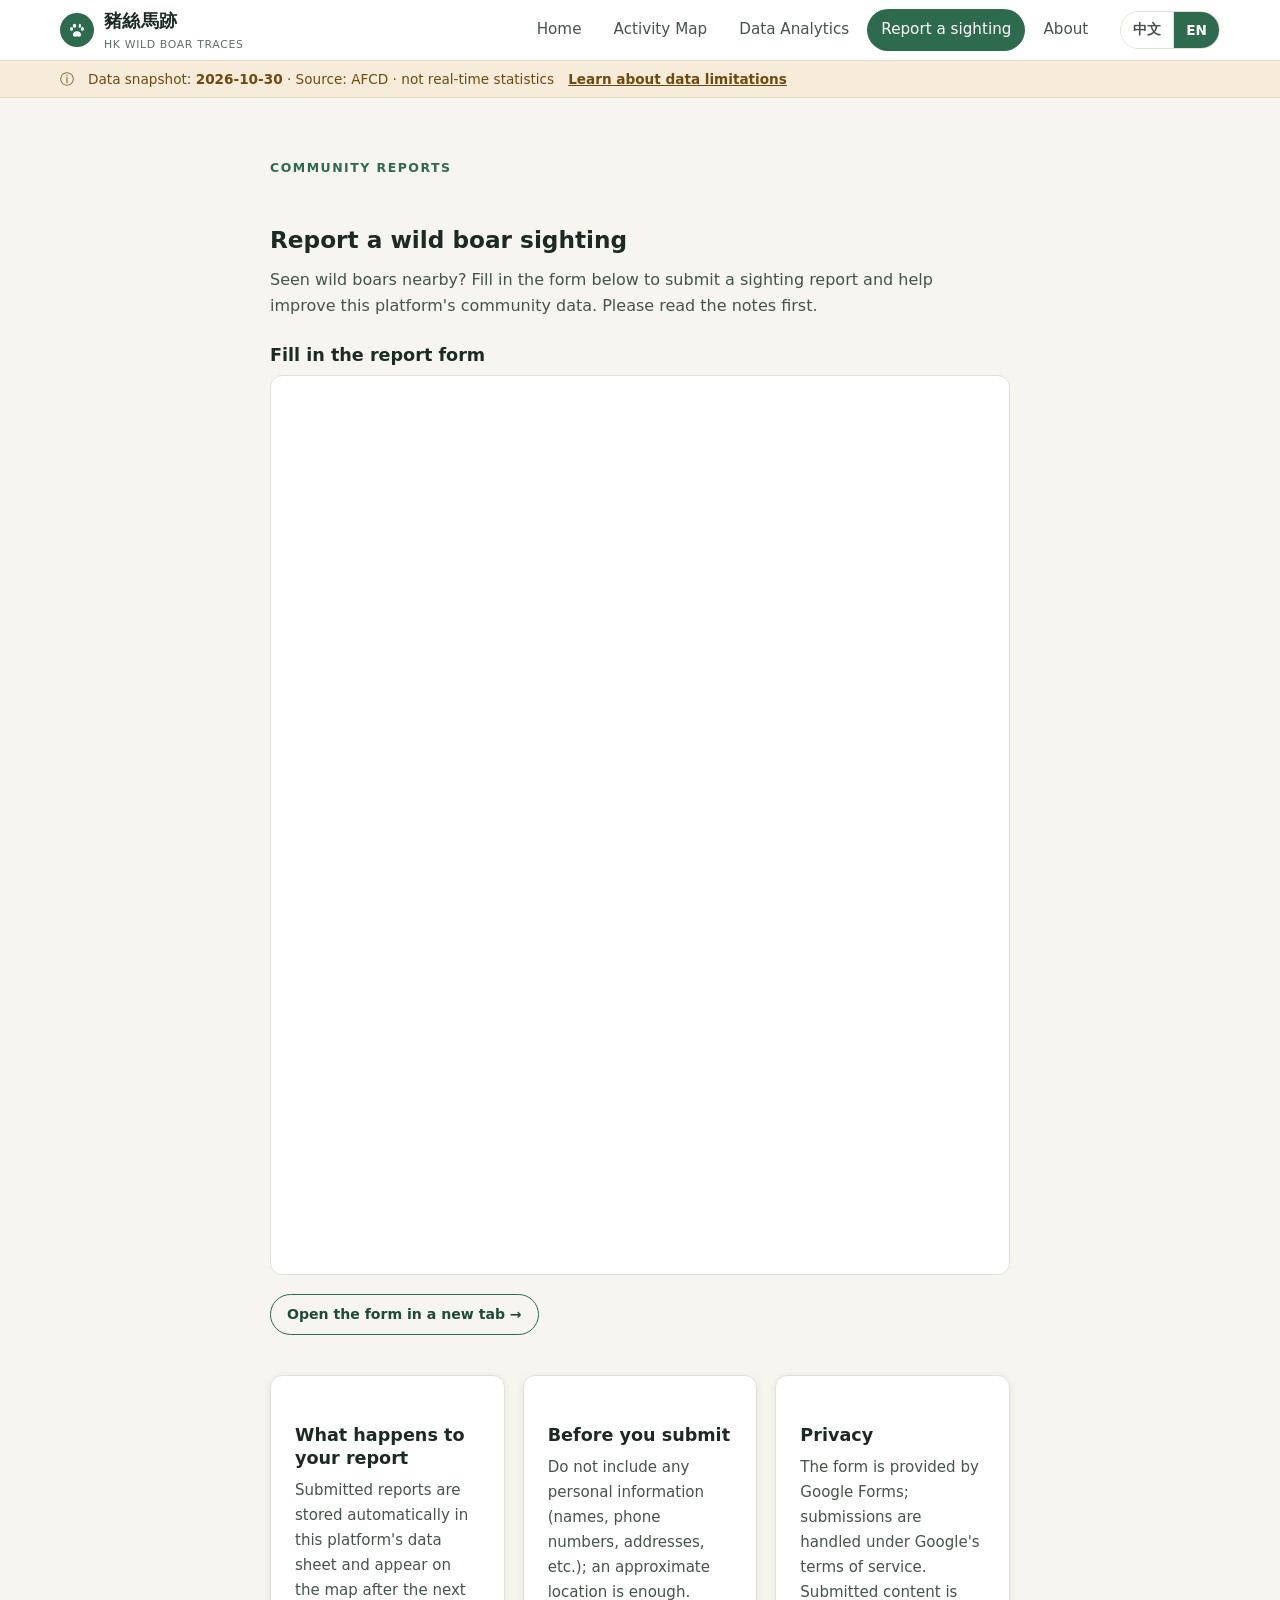
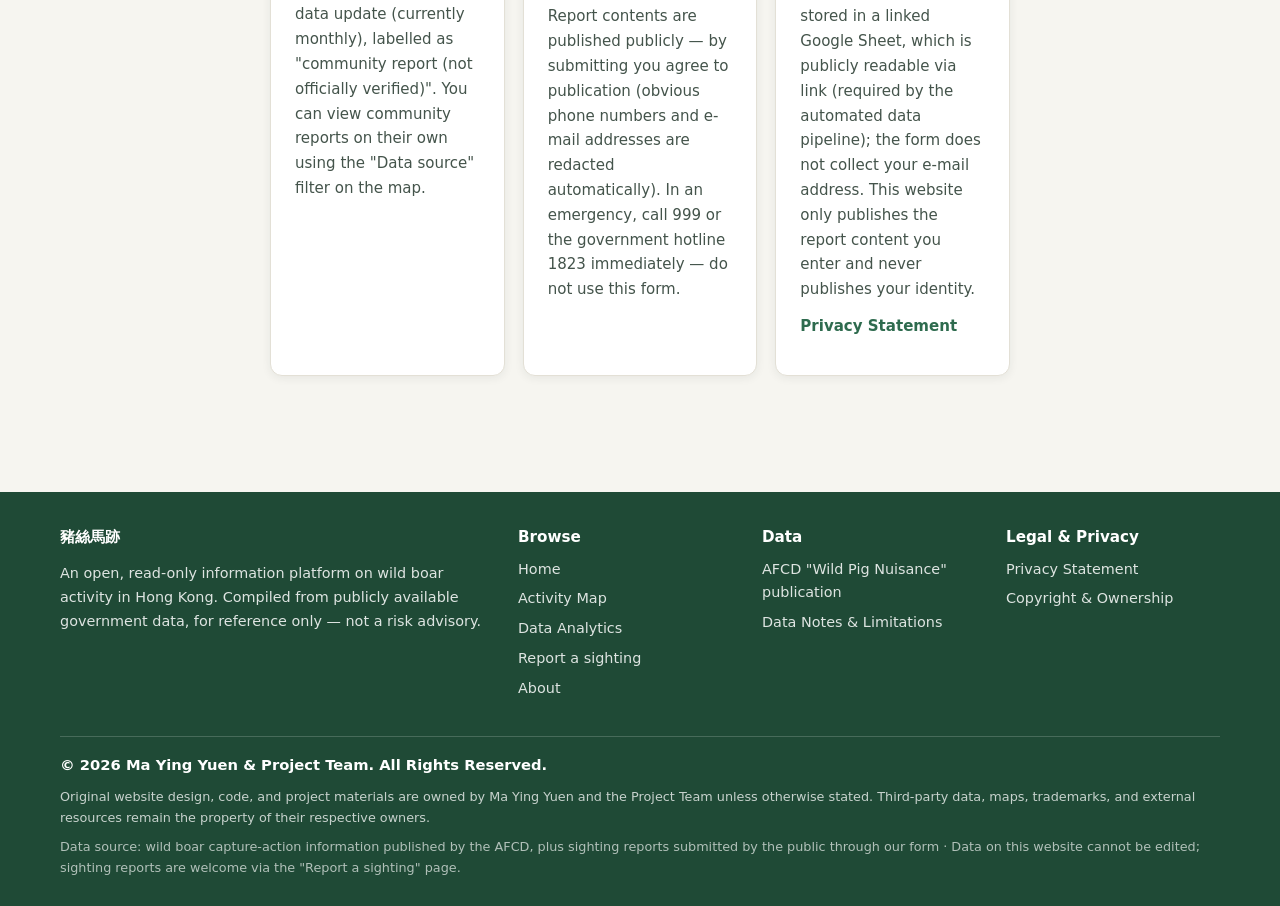
<file: report.html>
<!DOCTYPE html>
<html lang="zh-HK" data-title-i18n="doc.title.report">
<head>
  <meta charset="UTF-8">
  <meta name="viewport" content="width=device-width, initial-scale=1.0">
  <meta http-equiv="Content-Security-Policy" content="default-src 'self'; script-src 'self'; style-src 'self' 'unsafe-inline'; img-src 'self' data: https://tile.openstreetmap.org; connect-src 'self'; frame-src https://docs.google.com; font-src 'self'; object-src 'none'; base-uri 'none'; form-action 'none'">
  <title>報告野豬出沒 — 豬絲馬跡</title>
  <meta name="description" content="提交野豬出沒報告：填寫簡單表單，你的報告會在下一次資料更新時顯示於本平台地圖，標示為公眾報告。 Submit a wild boar sighting report; approved submissions appear on the community map after the next data update.">
  <meta property="og:title" content="報告出沒 Report a Sighting — 豬絲馬跡 HK Wild Boar Traces">
  <meta property="og:description" content="填寫簡單表單報告野豬出沒，報告會在下一次資料更新後顯示於地圖。">
  <meta property="og:type" content="website">
  <meta property="og:locale" content="zh_HK">
  <meta property="og:locale:alternate" content="en_GB">
  <link rel="icon" href="data:image/svg+xml,%3Csvg xmlns='http://www.w3.org/2000/svg' viewBox='0 0 64 64'%3E%3Crect width='64' height='64' rx='14' fill='%232e6b4e'/%3E%3Cg fill='%23fff'%3E%3Cellipse cx='22' cy='20' rx='6' ry='8'/%3E%3Cellipse cx='42' cy='20' rx='6' ry='8'/%3E%3Cellipse cx='12' cy='34' rx='5.5' ry='7'/%3E%3Cellipse cx='52' cy='34' rx='5.5' ry='7'/%3E%3Cpath d='M32 31c8 0 15 6.5 15 13.5 0 4.5-3.5 7.5-8 7.5-3 0-5-1.5-7-1.5s-4 1.5-7 1.5c-4.5 0-8-3-8-7.5C17 37.5 24 31 32 31z'/%3E%3C/g%3E%3C/svg%3E">
  <link rel="stylesheet" href="assets/css/style.css">
</head>
<body>
  <a class="skip-link" href="#main" data-i18n="a11y.skip"></a>

  <header class="site-header">
    <div class="inner">
      <a class="brand" href="index.html">
        <span class="logo" aria-hidden="true">
          <svg width="20" height="20" viewBox="0 0 24 24" fill="currentColor" aria-hidden="true"><path d="M12 13.5c2.6 0 5 2 5 4.3 0 1.4-1.1 2.2-2.5 2.2-1 0-1.7-.5-2.5-.5s-1.5.5-2.5.5c-1.4 0-2.5-.8-2.5-2.2 0-2.3 2.4-4.3 5-4.3zM5.5 8.5c1 0 1.8 1 1.8 2.2S6.5 13 5.5 13 3.7 12 3.7 10.7s.8-2.2 1.8-2.2zm13 0c1 0 1.8 1 1.8 2.2S19.5 13 18.5 13s-1.8-1-1.8-2.3.8-2.2 1.8-2.2zM9 4.5c1.1 0 2 1.1 2 2.4S10.1 9.3 9 9.3 7 8.2 7 6.9s.9-2.4 2-2.4zm6 0c1.1 0 2 1.1 2 2.4s-.9 2.4-2 2.4-.9-1.1-.9-2.4.9-2.4 2-2.4z"/></svg>
        </span>
        <span>豬絲馬跡<small>HK WILD BOAR TRACES</small></span>
      </a>
      <nav class="main-nav" aria-label="" data-i18n-aria="a11y.nav">
        <a href="index.html" data-i18n="nav.home"></a>
        <a href="map.html" data-i18n="nav.map"></a>
        <a href="analytics.html" data-i18n="nav.analytics"></a>
        <a href="report.html" aria-current="page" data-i18n="nav.report"></a>
        <a href="about.html" data-i18n="nav.about"></a>
      </nav>
      <div class="lang-switch" role="group" aria-label="" data-i18n-aria="a11y.lang.group">
        <button type="button" data-lang-btn="zh" aria-pressed="true" aria-label="" data-i18n-aria="a11y.lang.zh">中文</button>
        <button type="button" data-lang-btn="en" aria-pressed="false" aria-label="" data-i18n-aria="a11y.lang.en">EN</button>
      </div>
      <button class="nav-toggle" aria-expanded="false" aria-label="" data-i18n-aria="a11y.menu">
        <svg class="icon-open" viewBox="0 0 24 24" aria-hidden="true"><path d="M3 6h18v2H3zM3 11h18v2H3zM3 16h18v2H3z"/></svg>
        <svg class="icon-close" viewBox="0 0 24 24" aria-hidden="true"><path d="M6.4 5 5 6.4 10.6 12 5 17.6 6.4 19 12 13.4 17.6 19 19 17.6 13.4 12 19 6.4 17.6 5 12 10.6z"/></svg>
      </button>
    </div>
  </header>

  <div class="data-banner" data-banner hidden>
    <div class="inner">
      <span aria-hidden="true">ⓘ</span>
      <span><span data-i18n="banner.snapshot"></span>: <strong data-banner-date>—</strong> · <span data-i18n="banner.source"></span>: <span data-banner-source>—</span> · <span data-i18n="banner.nonrealtime"></span></span>
      <a href="about.html#limitations" data-i18n="banner.learn"></a>
    </div>
  </div>

  <main id="main" class="section">
    <div class="container prose">
      <div class="section-head" style="margin-bottom: 14px;">
        <span class="eyebrow" data-i18n="report.eyebrow"></span>
        <h2 data-i18n="report.title"></h2>
        <p data-i18n="report.lead"></p>
      </div>

      <section aria-labelledby="report-form-title" class="report-form-section">
        <h3 id="report-form-title" data-i18n="report.form.title"></h3>
        <div data-form-mount>
          <p class="note" data-i18n="report.form.loading"></p>
        </div>
        <p style="margin-top: 10px;">
          <a class="btn btn-outline btn-sm" data-form-open hidden href="#" target="_blank" rel="noopener noreferrer" data-i18n="report.form.open"></a>
        </p>
      </section>

      <div class="card-grid" style="margin-top: 40px;">
        <article class="card feature-card">
          <h3 data-i18n="report.how.title"></h3>
          <p data-i18n="report.how.body"></p>
        </article>
        <article class="card feature-card">
          <h3 data-i18n="report.safety.title"></h3>
          <p data-i18n="report.safety.body"></p>
        </article>
        <article class="card feature-card">
          <h3 data-i18n="report.privacy.title"></h3>
          <p data-i18n="report.privacy.body"></p>
          <p style="margin-top: 8px;">
            <a href="about.html#privacy" data-i18n="foot.privacy"></a>
          </p>
        </article>
      </div>
    </div>
  </main>

  <footer class="site-footer">
    <div class="inner">
      <div class="foot-brand">
        <h3>豬絲馬跡</h3>
        <p data-i18n="foot.tagline"></p>
      </div>
      <nav class="foot-col" aria-label="" data-i18n-aria="foot.browse">
        <h3 data-i18n="foot.browse"></h3>
        <ul>
          <li><a href="index.html" data-i18n="nav.home"></a></li>
          <li><a href="map.html" data-i18n="nav.map"></a></li>
          <li><a href="analytics.html" data-i18n="nav.analytics"></a></li>
          <li><a href="report.html" data-i18n="nav.report"></a></li>
          <li><a href="about.html" data-i18n="nav.about"></a></li>
        </ul>
      </nav>
      <div class="foot-col">
        <h3 data-i18n="foot.data"></h3>
        <ul>
          <li><a href="https://www.afcd.gov.hk/tc_chi/conservation/con_fau/con_fau_nui/con_fau_nui_pig/con_fau_nui_pig.html" target="_blank" rel="noopener noreferrer" data-i18n="foot.afcd"></a></li>
          <li><a href="about.html#source" data-i18n="foot.data_notes"></a></li>
        </ul>
      </div>
      <div class="foot-col">
        <h3 data-i18n="foot.legal"></h3>
        <ul>
          <li><a href="about.html#privacy" data-i18n="foot.privacy"></a></li>
          <li><a href="about.html#copyright" data-i18n="foot.copyright"></a></li>
        </ul>
      </div>
      <div class="foot-legal">
        <p class="copyright" data-i18n="foot.copyright_line"></p>
        <p class="ownership" data-i18n="foot.ownership"></p>
        <p class="foot-note" data-i18n="foot.readonly"></p>
      </div>
    </div>
  </footer>

  <script type="module" src="assets/js/report.js"></script>
</body>
</html>
</file>
<file: assets/css/style.css>
/* ==========================================================================
   豬絲馬跡 — 香港野豬活動資訊平台
   Design system: forest greens + warm paper, calm public-information tone.
   ========================================================================== */

:root {
  --c-ink: #1d2a24;
  --c-ink-soft: #44544b;
  --c-ink-faint: #5f6f66;
  --c-paper: #f6f5f0;
  --c-card: #ffffff;
  --c-line: #e3e0d6;
  --c-brand: #2e6b4e;
  --c-brand-deep: #1f4a36;
  --c-brand-soft: #e7f0ea;
  --c-accent: #b97a1a;
  --c-accent-soft: #f7ecd9;
  --c-high: #c0392b;
  --c-medium: #e67e22;
  --c-low: #d9a406;
  --c-past: #8a938e;
  --c-danger-soft: #fdecea;
  --radius: 12px;
  --radius-sm: 8px;
  --shadow: 0 2px 10px rgba(29, 42, 36, 0.07);
  --shadow-lg: 0 10px 30px rgba(29, 42, 36, 0.12);
  --font: "PingFang HK", "Microsoft JhengHei", "Noto Sans TC", "Heiti TC",
    system-ui, "Segoe UI", Roboto, "Helvetica Neue", Arial, sans-serif;
  --header-h: 60px;
}

* { box-sizing: border-box; }

/* The hidden attribute must always win over component display values. */
[hidden] { display: none !important; }

html { scroll-behavior: smooth; }

body {
  margin: 0;
  font-family: var(--font);
  font-size: 16px;
  line-height: 1.65;
  color: var(--c-ink);
  background: var(--c-paper);
  -webkit-text-size-adjust: 100%;
}

img, svg { max-width: 100%; }

a { color: var(--c-brand); }
a:hover { color: var(--c-brand-deep); }

h1, h2, h3, h4 { line-height: 1.3; margin: 0 0 0.5em; }

:focus-visible {
  outline: 3px solid #1c6f42;
  outline-offset: 2px;
  border-radius: 4px;
}

.skip-link {
  position: absolute;
  left: -9999px;
  top: 0;
  background: var(--c-brand-deep);
  color: #fff;
  padding: 10px 18px;
  z-index: 2000;
  border-radius: 0 0 8px 0;
}
.skip-link:focus { left: 0; }

/* --------------------------------------------------------------------------
   Header / navigation
   -------------------------------------------------------------------------- */

.site-header {
  position: sticky;
  top: 0;
  z-index: 1100;
  background: rgba(255, 255, 255, 0.94);
  backdrop-filter: blur(6px);
  border-bottom: 1px solid var(--c-line);
}

.site-header .inner {
  max-width: 1200px;
  margin: 0 auto;
  padding: 0 20px;
  height: var(--header-h);
  display: flex;
  align-items: center;
  gap: 18px;
}

.brand {
  display: flex;
  align-items: center;
  gap: 10px;
  text-decoration: none;
  color: var(--c-ink);
  font-weight: 700;
  font-size: 1.12rem;
  letter-spacing: 0.02em;
}
.brand .logo {
  width: 34px;
  height: 34px;
  flex: 0 0 auto;
  display: grid;
  place-items: center;
  background: var(--c-brand);
  border-radius: 50%;
  color: #fff;
}
.brand small {
  display: block;
  font-size: 0.68rem;
  font-weight: 500;
  color: var(--c-ink-faint);
  letter-spacing: 0.06em;
}

.main-nav {
  margin-left: auto;
  display: flex;
  gap: 4px;
}
.main-nav a {
  display: inline-block;
  padding: 8px 14px;
  border-radius: 999px;
  text-decoration: none;
  color: var(--c-ink-soft);
  font-weight: 500;
  font-size: 0.95rem;
}
.main-nav a:hover { background: var(--c-brand-soft); color: var(--c-brand-deep); }
.main-nav a[aria-current="page"] {
  background: var(--c-brand);
  color: #fff;
}

/* Language switcher (segmented control, works on desktop and mobile) */
.lang-switch {
  display: inline-flex;
  border: 1px solid var(--c-line);
  border-radius: 999px;
  overflow: hidden;
  flex: 0 0 auto;
}
.lang-switch button {
  min-width: 44px;
  min-height: 36px;
  padding: 4px 12px;
  border: 0;
  background: #fff;
  color: var(--c-ink-soft);
  font-family: inherit;
  font-size: 0.85rem;
  font-weight: 600;
  cursor: pointer;
}
.lang-switch button + button { border-left: 1px solid var(--c-line); }
.lang-switch button[aria-pressed="true"] {
  background: var(--c-brand);
  color: #fff;
}

/* Bilingual prose blocks: visibility is driven purely by html[lang]
   (prefix match so zh-HK works) */
html[lang^="en"] .lang-zh { display: none !important; }
html[lang^="zh"] .lang-en { display: none !important; }

/* About page table of contents */
.toc {
  margin: 18px 0 8px;
  padding: 14px 18px;
  background: var(--c-card);
  border: 1px solid var(--c-line);
  border-radius: var(--radius-sm);
}
.toc ol { margin: 0; padding-left: 20px; columns: 2; column-gap: 32px; }
.toc li { margin-bottom: 4px; break-inside: avoid; }

.nav-toggle {
  margin-left: auto;
  display: none;
  width: 42px;
  height: 42px;
  border: 1px solid var(--c-line);
  border-radius: 10px;
  background: #fff;
  cursor: pointer;
}
.nav-toggle svg { width: 22px; height: 22px; fill: var(--c-ink); }
.nav-toggle .icon-close { display: none; }
.nav-open .nav-toggle .icon-open { display: none; }
.nav-open .nav-toggle .icon-close { display: block; }

/* --------------------------------------------------------------------------
   Data snapshot banner (site-wide honesty notice)
   -------------------------------------------------------------------------- */

.data-banner {
  background: var(--c-accent-soft);
  border-bottom: 1px solid #ead9b8;
  color: #6d4a10;
  font-size: 0.85rem;
}
.data-banner .inner {
  max-width: 1200px;
  margin: 0 auto;
  padding: 7px 20px;
  display: flex;
  flex-wrap: wrap;
  gap: 4px 14px;
  align-items: center;
}
.data-banner a { color: #6d4a10; font-weight: 600; }

/* --------------------------------------------------------------------------
   Layout helpers
   -------------------------------------------------------------------------- */

.container { max-width: 1200px; margin: 0 auto; padding: 0 20px; }
.section { padding: 56px 0; }
.section-head { margin-bottom: 28px; max-width: 720px; }
.section-head h2 { font-size: 1.65rem; }
.section-head p { color: var(--c-ink-soft); margin: 0; }
.section-head .eyebrow {
  display: inline-block;
  font-size: 0.78rem;
  font-weight: 700;
  letter-spacing: 0.12em;
  text-transform: uppercase;
  color: var(--c-brand);
  margin-bottom: 6px;
}

.card {
  background: var(--c-card);
  border: 1px solid var(--c-line);
  border-radius: var(--radius);
  box-shadow: var(--shadow);
}

.btn {
  display: inline-flex;
  align-items: center;
  gap: 8px;
  padding: 11px 22px;
  border-radius: 999px;
  border: 1px solid transparent;
  font-family: inherit;
  font-size: 0.98rem;
  font-weight: 600;
  text-decoration: none;
  cursor: pointer;
  transition: background 0.15s ease, transform 0.15s ease;
}
.btn:hover { transform: translateY(-1px); }
.btn-primary { background: var(--c-brand); color: #fff; }
.btn-primary:hover { background: var(--c-brand-deep); color: #fff; }
.btn-outline {
  background: transparent;
  color: var(--c-brand-deep);
  border-color: var(--c-brand);
}
.btn-outline:hover { background: var(--c-brand-soft); }

.note {
  background: var(--c-brand-soft);
  border-left: 4px solid var(--c-brand);
  border-radius: 0 var(--radius-sm) var(--radius-sm) 0;
  padding: 14px 18px;
  color: var(--c-ink-soft);
  font-size: 0.93rem;
}
.note.warn {
  background: var(--c-accent-soft);
  border-left-color: var(--c-accent);
  color: #6d4a10;
}

/* --------------------------------------------------------------------------
   Hero (home)
   -------------------------------------------------------------------------- */

.hero {
  position: relative;
  overflow: hidden;
  background: linear-gradient(160deg, #24493a 0%, #2e6b4e 55%, #3d7d5c 100%);
  color: #fff;
}
.hero::before {
  content: "";
  position: absolute;
  inset: 0;
  background-image: radial-gradient(rgba(255, 255, 255, 0.14) 1.2px, transparent 1.3px);
  background-size: 26px 26px;
  mask-image: linear-gradient(to bottom, rgba(0,0,0,0.7), transparent 78%);
  pointer-events: none;
}
.hero .inner {
  position: relative;
  max-width: 1200px;
  margin: 0 auto;
  padding: 72px 20px 64px;
  display: grid;
  grid-template-columns: minmax(0, 1.5fr) minmax(280px, 1fr);
  gap: 40px;
  align-items: center;
}
.hero h1 {
  font-size: clamp(2rem, 5vw, 3rem);
  letter-spacing: 0.04em;
  margin-bottom: 10px;
}
.hero .tagline {
  font-size: 1.12rem;
  font-weight: 600;
  color: #cfe4d6;
  margin: 0 0 14px;
}
.hero p.lead {
  color: rgba(255, 255, 255, 0.88);
  max-width: 560px;
  margin: 0 0 26px;
}
.hero .actions { display: flex; flex-wrap: wrap; gap: 12px; }
.hero .btn-light { background: #fff; color: var(--c-brand-deep); }
.hero .btn-ghost {
  border-color: rgba(255, 255, 255, 0.55);
  color: #fff;
}
.hero .btn-ghost:hover { background: rgba(255, 255, 255, 0.12); }

.snapshot-card {
  background: rgba(255, 255, 255, 0.10);
  border: 1px solid rgba(255, 255, 255, 0.22);
  border-radius: var(--radius);
  padding: 20px 22px;
  backdrop-filter: blur(4px);
}
.snapshot-card h2 { font-size: 0.85rem; letter-spacing: 0.1em; color: #cfe4d6; margin-bottom: 12px; }
.snapshot-card dl { margin: 0; display: grid; grid-template-columns: 1fr 1fr; gap: 14px 10px; }
.snapshot-card dt { font-size: 0.8rem; color: rgba(255,255,255,0.75); }
.snapshot-card dd { margin: 2px 0 0; font-size: 1.35rem; font-weight: 700; }
.snapshot-card .snapshot-foot {
  margin-top: 14px;
  padding-top: 12px;
  border-top: 1px dashed rgba(255,255,255,0.3);
  font-size: 0.8rem;
  color: rgba(255,255,255,0.8);
}

/* --------------------------------------------------------------------------
   Stat strip
   -------------------------------------------------------------------------- */

.stat-strip { display: grid; grid-template-columns: repeat(4, 1fr); gap: 16px; }
.stat-tile { padding: 20px 22px; }
.stat-tile .num { font-size: 1.9rem; font-weight: 800; color: var(--c-brand-deep); line-height: 1.15; }
.stat-tile .lbl { font-size: 0.88rem; color: var(--c-ink-soft); }
.stat-tile .sub { font-size: 0.78rem; color: var(--c-ink-faint); }

/* --------------------------------------------------------------------------
   Feature cards / latest records
   -------------------------------------------------------------------------- */

.card-grid { display: grid; grid-template-columns: repeat(3, 1fr); gap: 18px; }
.feature-card { padding: 24px; }
.feature-card .icon {
  width: 44px; height: 44px;
  display: grid; place-items: center;
  border-radius: 12px;
  background: var(--c-brand-soft);
  color: var(--c-brand-deep);
  margin-bottom: 14px;
}
.feature-card .icon svg { width: 24px; height: 24px; fill: currentColor; }
.feature-card h3 { font-size: 1.12rem; }
.feature-card p { color: var(--c-ink-soft); font-size: 0.94rem; margin: 0 0 12px; }
.feature-card a { font-weight: 600; text-decoration: none; }

.record-list { display: grid; gap: 10px; }
.record-item {
  display: flex;
  align-items: center;
  gap: 14px;
  padding: 13px 18px;
}
.record-item .dot { width: 11px; height: 11px; border-radius: 50%; flex: 0 0 auto; }
.record-item .when { font-weight: 700; white-space: nowrap; font-size: 0.92rem; }
.record-item .what { color: var(--c-ink-soft); flex: 1 1 auto; min-width: 0; overflow: hidden; text-overflow: ellipsis; white-space: nowrap; }
.record-item .what small { color: var(--c-ink-faint); }
.record-item .count {
  font-weight: 700;
  color: var(--c-brand-deep);
  background: var(--c-brand-soft);
  border-radius: 999px;
  padding: 2px 12px;
  font-size: 0.88rem;
  white-space: nowrap;
}

/* --------------------------------------------------------------------------
   Map page layout
   -------------------------------------------------------------------------- */

.map-layout {
  display: grid;
  grid-template-columns: 380px minmax(0, 1fr);
  height: calc(100vh - var(--header-h) - 38px);
  min-height: 480px;
}
.map-layout > * { min-height: 0; }

.map-side {
  background: var(--c-card);
  border-right: 1px solid var(--c-line);
  display: flex;
  flex-direction: column;
  min-width: 0;
  overflow: hidden;
}

.side-scroll { overflow-y: auto; flex: 1 1 auto; padding-bottom: 18px; }

.results-count {
  padding: 10px 18px;
  border-top: 1px solid var(--c-line);
  border-bottom: 1px solid var(--c-line);
  background: var(--c-paper);
  font-size: 0.88rem;
  color: var(--c-ink-soft);
  display: flex;
  gap: 6px 14px;
  flex-wrap: wrap;
}
.results-count strong { color: var(--c-brand-deep); }

.result-list { list-style: none; margin: 0; padding: 0 18px 18px; }
.result-item {
  width: 100%;
  text-align: left;
  display: flex;
  align-items: center;
  gap: 12px;
  padding: 11px 12px;
  background: var(--c-card);
  border: 1px solid var(--c-line);
  border-radius: var(--radius-sm);
  margin-top: 8px;
  font-family: inherit;
  font-size: 0.92rem;
  cursor: pointer;
  transition: border-color 0.15s ease, background 0.15s ease;
}
.result-item:hover { border-color: var(--c-brand); background: var(--c-brand-soft); }
.result-item .dot { width: 10px; height: 10px; border-radius: 50%; flex: 0 0 auto; }
.result-item .meta { flex: 1 1 auto; min-width: 0; }
.result-item .meta .loc { font-weight: 700; overflow: hidden; text-overflow: ellipsis; white-space: nowrap; }
.result-item .meta .sub { color: var(--c-ink-faint); font-size: 0.8rem; }
.result-item .badge { white-space: nowrap; }

.badge {
  display: inline-flex;
  align-items: center;
  gap: 5px;
  border-radius: 999px;
  padding: 2px 10px;
  font-size: 0.78rem;
  font-weight: 700;
}
.badge .dot { width: 8px; height: 8px; border-radius: 50%; }
.badge-high   { background: var(--c-danger-soft); color: var(--c-high); }
.badge-medium { background: #fdf0e3; color: #a05a10; }
.badge-low    { background: #faf3d9; color: #7a5d06; }
.badge-past   { background: #eef0ef; color: #5d6660; }

/* Community (public) report markers */
.tag-community {
  display: inline-block;
  margin-left: 6px;
  padding: 1px 8px;
  border-radius: 999px;
  background: #efe7f6;
  color: #6a3d92;
  font-size: 0.72rem;
  font-weight: 700;
  vertical-align: 1px;
}
.map-legend .swatch-community {
  background: #fff;
  border: 2.5px solid #8e5ea8;
  border-radius: 50%;
  box-sizing: border-box;
}

/* Embedded Google Form */
.form-embed {
  width: 100%;
  min-height: 900px;
  border: 1px solid var(--c-line);
  border-radius: var(--radius);
  background: #fff;
}
.form-unavailable { font-size: 1rem; }

@media (max-width: 520px) {
  .form-embed { min-height: 1050px; }
}

.map-stage { position: relative; min-width: 0; background: #dfe6e2; }
#map { position: absolute; inset: 0; }

.map-legend {
  position: absolute;
  left: 12px;
  bottom: 26px;
  z-index: 900;
  background: rgba(255, 255, 255, 0.96);
  border: 1px solid var(--c-line);
  border-radius: var(--radius-sm);
  box-shadow: var(--shadow);
  padding: 12px 14px;
  font-size: 0.8rem;
  max-width: 250px;
}
.map-legend h3 { font-size: 0.8rem; margin: 0 0 8px; color: var(--c-ink-soft); }
.map-legend ul { list-style: none; margin: 0; padding: 0; display: grid; gap: 5px; }
.map-legend li { display: flex; align-items: center; gap: 8px; color: var(--c-ink-soft); }
.map-legend .swatch { width: 11px; height: 11px; border-radius: 50%; flex: 0 0 auto; }

.map-filters { padding: 18px 18px 4px; }
.field { margin-bottom: 14px; }
.field > label, fieldset legend {
  display: block;
  font-size: 0.85rem;
  font-weight: 700;
  color: var(--c-ink-soft);
  margin-bottom: 5px;
}
.field-row { display: grid; grid-template-columns: 1fr 1fr; gap: 10px; }
input[type="date"], input[type="number"], input[type="text"], select {
  width: 100%;
  padding: 9px 11px;
  border: 1px solid var(--c-line);
  border-radius: var(--radius-sm);
  font-family: inherit;
  font-size: 0.92rem;
  color: var(--c-ink);
  background: #fff;
}
input:focus, select:focus { border-color: var(--c-brand); outline: none; box-shadow: 0 0 0 3px rgba(46, 107, 78, 0.15); }
.filter-actions { display: flex; gap: 10px; margin: 6px 0 14px; }
.btn-sm { padding: 8px 16px; font-size: 0.88rem; }
.btn-reset {
  background: transparent;
  border-color: var(--c-line);
  color: var(--c-ink-soft);
}
.btn-reset:hover { background: var(--c-paper); }

/* Leaflet popup restyle */
.leaflet-popup-content-wrapper { border-radius: 10px; }
.popup .popup-date { font-size: 0.78rem; color: var(--c-ink-faint); letter-spacing: 0.04em; }
.popup h3 { margin: 2px 0 8px; font-size: 1.05rem; }
.popup dl { display: grid; grid-template-columns: auto 1fr; gap: 3px 14px; margin: 0 0 8px; font-size: 0.88rem; }
.popup dt { color: var(--c-ink-faint); }
.popup dd { margin: 0; font-weight: 600; }
.popup .popup-src { margin: 0; font-size: 0.75rem; color: var(--c-ink-faint); border-top: 1px dashed var(--c-line); padding-top: 6px; }

/* Cluster badges (custom iconCreateFunction) */
.cluster-badge {
  background: rgba(46, 107, 78, 0.88);
  border: 2px solid rgba(255, 255, 255, 0.9);
  border-radius: 50%;
  box-shadow: 0 2px 8px rgba(29, 42, 36, 0.35);
  color: #fff;
  display: grid;
  place-items: center;
  font-family: var(--font);
  font-size: 0.82rem;
  font-weight: 700;
}
.cluster-badge span { line-height: 1; }

/* Small screens: keep leaflet controls reachable */
@media (max-width: 960px) {
  .leaflet-control-container .leaflet-top.leaflet-right { margin-top: 8px; }
}

/* --------------------------------------------------------------------------
   Analytics page
   -------------------------------------------------------------------------- */

.filter-bar {
  display: flex;
  flex-wrap: wrap;
  gap: 14px 18px;
  align-items: flex-end;
  padding: 18px;
  margin-bottom: 26px;
}
.filter-bar .field { margin: 0; min-width: 160px; }

.chart-grid { display: grid; grid-template-columns: 1fr 1fr; gap: 18px; }
.chart-card { padding: 20px 20px 14px; }
.chart-card.wide { grid-column: 1 / -1; }
.chart-card h3 { font-size: 1.05rem; }
.chart-card .chart-sub { font-size: 0.84rem; color: var(--c-ink-faint); margin: -4px 0 10px; }
.chart-box { position: relative; height: 300px; }
.chart-box.tall { height: 360px; }

.table-wrap { overflow-x: auto; }
.data-table { width: 100%; border-collapse: collapse; font-size: 0.92rem; }
.data-table th, .data-table td { padding: 10px 14px; text-align: left; border-bottom: 1px solid var(--c-line); white-space: nowrap; }
.data-table th { background: var(--c-paper); color: var(--c-ink-soft); font-size: 0.82rem; letter-spacing: 0.04em; }
.data-table tbody tr:hover { background: var(--c-brand-soft); }
.data-table .num { text-align: right; font-variant-numeric: tabular-nums; }
.data-table th.num { text-align: right; }
.data-table td:last-child, .data-table th:last-child { text-align: right; }

.bar-cell { position: relative; min-width: 140px; }
.bar-cell .bar {
  height: 8px;
  border-radius: 4px;
  background: var(--c-brand);
  opacity: 0.85;
  display: inline-block;
  vertical-align: middle;
  margin-right: 8px;
}

/* --------------------------------------------------------------------------
   About page
   -------------------------------------------------------------------------- */

.prose { max-width: 780px; }
.prose h2 { font-size: 1.45rem; margin-top: 40px; }
.prose h3 { font-size: 1.1rem; margin-top: 24px; }
.prose p, .prose li { color: var(--c-ink-soft); }
.prose ul { padding-left: 22px; }
.prose code {
  background: var(--c-paper);
  border: 1px solid var(--c-line);
  border-radius: 5px;
  padding: 1px 6px;
  font-size: 0.88em;
}
.level-demo { display: flex; flex-wrap: wrap; gap: 10px; margin: 16px 0; }
details.faq {
  border: 1px solid var(--c-line);
  border-radius: var(--radius-sm);
  background: var(--c-card);
  margin-bottom: 10px;
  padding: 0 18px;
}
details.faq summary {
  cursor: pointer;
  font-weight: 700;
  padding: 14px 0;
  list-style: none;
  position: relative;
  padding-right: 30px;
}
details.faq summary::-webkit-details-marker { display: none; }
details.faq summary::after {
  content: "+";
  position: absolute;
  right: 4px;
  top: 50%;
  transform: translateY(-50%);
  font-size: 1.3rem;
  color: var(--c-brand);
}
details.faq[open] summary::after { content: "–"; }
details.faq .faq-body { padding: 0 0 16px; color: var(--c-ink-soft); }

.pipeline {
  display: flex;
  flex-wrap: wrap;
  gap: 8px;
  align-items: center;
  margin: 18px 0;
  font-size: 0.88rem;
}
.pipeline .step {
  background: var(--c-brand-soft);
  color: var(--c-brand-deep);
  border-radius: 999px;
  padding: 6px 14px;
  font-weight: 600;
}
.pipeline .arrow { color: var(--c-ink-faint); }

/* --------------------------------------------------------------------------
   Footer
   -------------------------------------------------------------------------- */

.site-footer {
  background: var(--c-brand-deep);
  color: rgba(255, 255, 255, 0.85);
  margin-top: 60px;
  font-size: 0.9rem;
}
.site-footer .inner {
  max-width: 1200px;
  margin: 0 auto;
  padding: 36px 20px 28px;
  display: grid;
  grid-template-columns: 2fr 1fr 1fr 1fr;
  gap: 30px;
}
.site-footer h3 { color: #fff; font-size: 0.95rem; margin-bottom: 10px; }
.site-footer ul { list-style: none; margin: 0; padding: 0; }
.site-footer li { margin-bottom: 6px; }
.site-footer a { color: rgba(255, 255, 255, 0.85); text-decoration: none; }
.site-footer a:hover { color: #fff; text-decoration: underline; }
.site-footer .foot-legal {
  grid-column: 1 / -1;
  border-top: 1px solid rgba(255, 255, 255, 0.18);
  padding-top: 16px;
  display: grid;
  gap: 8px;
}
.site-footer .copyright {
  margin: 0;
  font-weight: 700;
  font-size: 0.92rem;
  color: #fff;
}
.site-footer .ownership {
  margin: 0;
  font-size: 0.8rem;
  color: rgba(255, 255, 255, 0.75);
}
.site-footer .foot-note {
  margin: 0;
  font-size: 0.8rem;
  color: rgba(255, 255, 255, 0.65);
}

/* --------------------------------------------------------------------------
   Responsive
   -------------------------------------------------------------------------- */

@media (max-width: 960px) {
  .hero .inner { grid-template-columns: 1fr; padding: 52px 20px 44px; }
  .stat-strip { grid-template-columns: repeat(2, 1fr); }
  .card-grid { grid-template-columns: 1fr; }
  .chart-grid { grid-template-columns: 1fr; }
  .site-footer .inner { grid-template-columns: 1fr 1fr; gap: 20px; }
  .site-footer .foot-brand { grid-column: 1 / -1; }
  .site-footer .foot-legal { grid-column: 1 / -1; }
  .toc ol { columns: 1; }

  .main-nav {
    position: fixed;
    top: var(--header-h);
    left: 0;
    right: 0;
    background: #fff;
    border-bottom: 1px solid var(--c-line);
    flex-direction: column;
    padding: 12px 20px 16px;
    gap: 6px;
    display: none;
    box-shadow: var(--shadow-lg);
  }
  .main-nav a { padding: 12px 14px; } /* larger touch targets in the menu */
  .nav-open .main-nav { display: flex; }
  .nav-toggle { display: inline-block; }
  .brand small { display: none; } /* make room for the language switcher */

  .map-layout {
    grid-template-columns: 1fr;
    grid-template-rows: minmax(300px, 48vh) auto;
    height: auto;
  }
  .map-layout > * { min-height: 0; }
  .map-side { border-right: 0; border-top: 1px solid var(--c-line); order: 2; overflow: visible; }
  .side-scroll { overflow-y: visible; }
  .map-stage { order: 1; position: relative; min-height: 48vh; }
  .map-legend { display: none; }
}

@media (max-width: 520px) {
  .stat-strip { grid-template-columns: repeat(2, 1fr); gap: 10px; }
  .stat-tile { padding: 14px 16px; }
  .stat-tile .num { font-size: 1.5rem; }
  .hero h1 { font-size: 1.9rem; }
  .section { padding: 40px 0; }
  .record-item .when { display: none; }
  .filter-row-mobile { display: flex; }
}

/* Reduce motion preference */
@media (prefers-reduced-motion: reduce) {
  html { scroll-behavior: auto; }
  *, *::before, *::after { transition: none !important; animation: none !important; }
}
</file>
